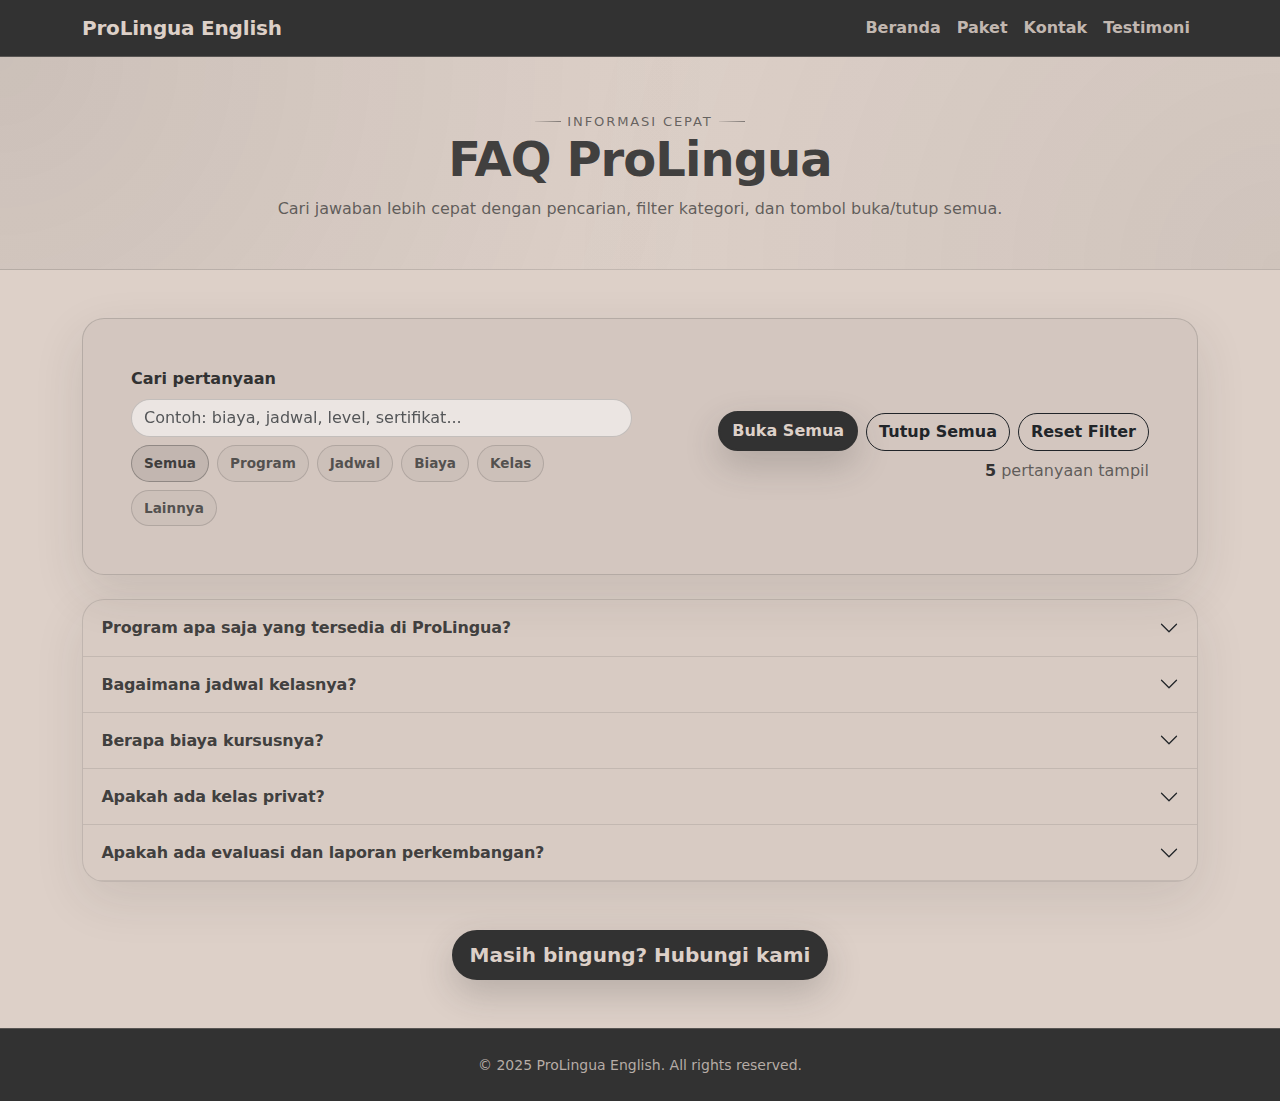
<file: faq.html>
<!doctype html>
<html lang="id">
  <head>
    <meta charset="utf-8">
    <meta name="viewport" content="width=device-width, initial-scale=1">

    <title>ProLingua - FAQ</title>
    <meta name="description" content="Pertanyaan yang sering diajukan tentang kursus Bahasa Inggris ProLingua.">

    <!-- Bootstrap CSS -->
    <link href="https://cdn.jsdelivr.net/npm/bootstrap@5.3.3/dist/css/bootstrap.min.css" rel="stylesheet">
    <link rel="stylesheet" href="faq.css">
    <link rel="icon" href="logo.png" type="image/x-icon">
  </head>

  <body class="pl-page">

    <!-- NAVBAR -->
    <nav class="navbar navbar-expand-lg navbar-dark pl-navbar">
      <div class="container">
        <a class="navbar-brand" href="index.html">ProLingua English</a>

        <button class="navbar-toggler" type="button" data-bs-toggle="collapse"
                data-bs-target="#navbarNav" aria-controls="navbarNav"
                aria-expanded="false" aria-label="Toggle navigation">
          <span class="navbar-toggler-icon"></span>
        </button>

        <div class="collapse navbar-collapse" id="navbarNav">
          <ul class="navbar-nav ms-auto">
            <li class="nav-item"><a class="nav-link" href="index.html#hero">Beranda</a></li>
            <li class="nav-item"><a class="nav-link" href="pricing.html">Paket</a></li>
            <li class="nav-item"><a class="nav-link" href="kontak.html">Kontak</a></li>
            <li class="nav-item"><a class="nav-link" href="testimoni.html">Testimoni</a></li>
          </ul>
        </div>
      </div>
    </nav>

    <!-- HERO -->
    <header class="py-5 faq-hero">
      <div class="container section-heading text-center">
        <small>Informasi Cepat</small>
        <h1 class="display-5 fw-bold mb-2">FAQ ProLingua</h1>
        <p class="mb-0">
          Cari jawaban lebih cepat dengan pencarian, filter kategori, dan tombol buka/tutup semua.
        </p>
      </div>
    </header>

    <main class="py-5">
      <div class="container">

        <!-- Controls -->
        <section class="controls p-4 p-md-5 mb-4">
          <div class="row g-3 align-items-center">
            <div class="col-lg-6">
              <label class="form-label fw-bold mb-2" for="q">Cari pertanyaan</label>
              <input id="q" class="form-control" placeholder="Contoh: biaya, jadwal, level, sertifikat...">
              <div class="mt-2 d-flex flex-wrap gap-2" id="chips">
                <span class="chip active" data-cat="all">Semua</span>
                <span class="chip" data-cat="program">Program</span>
                <span class="chip" data-cat="jadwal">Jadwal</span>
                <span class="chip" data-cat="biaya">Biaya</span>
                <span class="chip" data-cat="kelas">Kelas</span>
                <span class="chip" data-cat="lainnya">Lainnya</span>
              </div>
            </div>

            <div class="col-lg-6">
              <div class="d-flex flex-column flex-sm-row gap-2 justify-content-lg-end align-items-stretch align-items-sm-end h-100">
                <button class="btn btn-pl" type="button" id="btnExpand">Buka Semua</button>
                <button class="btn btn-outline-dark" type="button" id="btnCollapse">Tutup Semua</button>
                <button class="btn btn-outline-dark" type="button" id="btnClear">Reset Filter</button>
              </div>
              <div class="mt-2 text-end">
                <span class="fw-bold" id="count"></span>
                <span class="text-muted" style="color: rgba(50,50,50,.72) !important;">pertanyaan tampil</span>
              </div>
            </div>
          </div>
        </section>

        <!-- Accordion -->
        <section class="faq-wrap">
          <div class="accordion" id="faqAcc">

            <!-- Q1 -->
            <div class="accordion-item" data-cat="program">
              <h2 class="accordion-header" id="h1">
                <button class="accordion-button collapsed" type="button" data-bs-toggle="collapse"
                        data-bs-target="#c1" aria-expanded="false" aria-controls="c1">
                  Program apa saja yang tersedia di ProLingua?
                </button>
              </h2>
              <div id="c1" class="accordion-collapse collapse" aria-labelledby="h1" data-bs-parent="#faqAcc">
                <div class="accordion-body">
                  <div class="faq-meta mb-2">Kategori: Program</div>
                  Kami menyediakan program sesuai level (pemula sampai lanjutan) dengan fokus praktik
                  speaking, listening, pronunciation, serta penguatan grammar secara terarah.
                </div>
              </div>
            </div>

            <!-- Q2 -->
            <div class="accordion-item" data-cat="jadwal">
              <h2 class="accordion-header" id="h2">
                <button class="accordion-button collapsed" type="button" data-bs-toggle="collapse"
                        data-bs-target="#c2" aria-expanded="false" aria-controls="c2">
                  Bagaimana jadwal kelasnya?
                </button>
              </h2>
              <div id="c2" class="accordion-collapse collapse" aria-labelledby="h2" data-bs-parent="#faqAcc">
                <div class="accordion-body">
                  <div class="faq-meta mb-2">Kategori: Jadwal</div>
                  Jadwal bersifat fleksibel dan mengikuti ketersediaan kelas. Anda dapat menghubungi admin
                  untuk melihat slot terbaru dan menyesuaikan dengan aktivitas sekolah.
                </div>
              </div>
            </div>

            <!-- Q3 -->
            <div class="accordion-item" data-cat="biaya">
              <h2 class="accordion-header" id="h3">
                <button class="accordion-button collapsed" type="button" data-bs-toggle="collapse"
                        data-bs-target="#c3" aria-expanded="false" aria-controls="c3">
                  Berapa biaya kursusnya?
                </button>
              </h2>
              <div id="c3" class="accordion-collapse collapse" aria-labelledby="h3" data-bs-parent="#faqAcc">
                <div class="accordion-body">
                  <div class="faq-meta mb-2">Kategori: Biaya</div>
                  Biaya bergantung pada paket dan durasi program. Silakan lihat halaman Paket atau hubungi kami
                  untuk rekomendasi paket yang paling sesuai dengan target belajar Anda.
                </div>
              </div>
            </div>

            <!-- Q4 -->
            <div class="accordion-item" data-cat="kelas">
              <h2 class="accordion-header" id="h4">
                <button class="accordion-button collapsed" type="button" data-bs-toggle="collapse"
                        data-bs-target="#c4" aria-expanded="false" aria-controls="c4">
                  Apakah ada kelas privat?
                </button>
              </h2>
              <div id="c4" class="accordion-collapse collapse" aria-labelledby="h4" data-bs-parent="#faqAcc">
                <div class="accordion-body">
                  <div class="faq-meta mb-2">Kategori: Kelas</div>
                  Ada. Kelas privat cocok untuk target spesifik (misalnya speaking confidence, persiapan ujian,
                  atau kebutuhan tertentu). Jadwal dapat disepakati bersama.
                </div>
              </div>
            </div>

            <!-- Q5 -->
            <div class="accordion-item" data-cat="lainnya">
              <h2 class="accordion-header" id="h5">
                <button class="accordion-button collapsed" type="button" data-bs-toggle="collapse"
                        data-bs-target="#c5" aria-expanded="false" aria-controls="c5">
                  Apakah ada evaluasi dan laporan perkembangan?
                </button>
              </h2>
              <div id="c5" class="accordion-collapse collapse" aria-labelledby="h5" data-bs-parent="#faqAcc">
                <div class="accordion-body">
                  <div class="faq-meta mb-2">Kategori: Lainnya</div>
                  Ya. Evaluasi dilakukan berkala agar progres terukur. Anda juga bisa meminta ringkasan perkembangan
                  untuk memantau kemampuan yang meningkat dan area yang perlu diperkuat.
                </div>
              </div>
            </div>

          </div>

          <div class="empty-state d-none" id="empty">
            Tidak ada pertanyaan yang cocok dengan filter Anda.
          </div>
        </section>

        <!-- CTA -->
        <div class="text-center mt-5">
          <a href="kontak.html" class="btn btn-pl btn-lg">Masih bingung? Hubungi kami</a>
        </div>

      </div>
    </main>

    <!-- FOOTER -->
    <footer class="py-4 pl-footer">
      <div class="container text-center">
        <small>&copy; 2025 ProLingua English. All rights reserved.</small>
      </div>
    </footer>

    <!-- Bootstrap JS -->
    <script src="https://cdn.jsdelivr.net/npm/bootstrap@5.3.3/dist/js/bootstrap.bundle.min.js"></script>

    <script>
      (function(){
        const q = document.getElementById('q');
        const chips = document.getElementById('chips');
        const items = Array.from(document.querySelectorAll('.accordion-item'));
        const count = document.getElementById('count');
        const empty = document.getElementById('empty');
        const acc = document.getElementById('faqAcc');

        // Store original title/body (for highlight reset)
        items.forEach(it=>{
          const btn = it.querySelector('.accordion-button');
          const body = it.querySelector('.accordion-body');
          it.dataset.titleRaw = btn.textContent.trim();
          it.dataset.bodyRaw = body.textContent.trim();
        });

        let activeCat = 'all';

        function escapeRegExp(s){ return s.replace(/[.*+?^${}()|[\]\\]/g, '\\$&'); }

        function highlight(el, term){
          // reset first
          const it = el.closest('.accordion-item');
          const btn = it.querySelector('.accordion-button');
          const body = it.querySelector('.accordion-body');
          btn.textContent = it.dataset.titleRaw;
          body.textContent = it.dataset.bodyRaw;

          if(!term) return;

          const re = new RegExp('(' + escapeRegExp(term) + ')', 'ig');

          // Rebuild with mark for title
          const title = it.dataset.titleRaw.replace(re, '<mark>$1</mark>');
          btn.innerHTML = title;

          // Rebuild with mark for body
          const rawBody = it.dataset.bodyRaw;
          body.innerHTML = rawBody.replace(re, '<mark>$1</mark>');
        }

        function matchItem(it, term){
          const catOk = (activeCat === 'all') || (it.dataset.cat === activeCat);
          if(!catOk) return false;
          if(!term) return true;
          const t = (it.dataset.titleRaw || '').toLowerCase();
          const b = (it.dataset.bodyRaw || '').toLowerCase();
          return t.includes(term) || b.includes(term);
        }

        function apply(){
          const term = (q.value || '').trim().toLowerCase();
          let visible = 0;

          items.forEach(it=>{
            const ok = matchItem(it, term);
            it.classList.toggle('d-none', !ok);
            if(ok){
              visible++;
              highlight(it, term);
            }else{
              highlight(it, '');
            }
          });

          count.textContent = String(visible);
          empty.classList.toggle('d-none', visible !== 0);

          // If many filtered out, collapse all to avoid confusing open states
          if(term || activeCat !== 'all') collapseAll();
        }

        function expandAll(){
          items.filter(it=>!it.classList.contains('d-none')).forEach(it=>{
            const collapse = it.querySelector('.accordion-collapse');
            bootstrap.Collapse.getOrCreateInstance(collapse, { toggle:false }).show();
          });
        }

        function collapseAll(){
          items.forEach(it=>{
            const collapse = it.querySelector('.accordion-collapse');
            bootstrap.Collapse.getOrCreateInstance(collapse, { toggle:false }).hide();
          });
        }

        // Chips
        chips.querySelectorAll('.chip').forEach(ch=>{
          ch.addEventListener('click', ()=>{
            chips.querySelectorAll('.chip').forEach(x=>x.classList.remove('active'));
            ch.classList.add('active');
            activeCat = ch.dataset.cat || 'all';
            apply();
          });
        });

        // Search
        q.addEventListener('input', apply);

        // Buttons
        document.getElementById('btnExpand').addEventListener('click', expandAll);
        document.getElementById('btnCollapse').addEventListener('click', collapseAll);
        document.getElementById('btnClear').addEventListener('click', ()=>{
          q.value = '';
          activeCat = 'all';
          chips.querySelectorAll('.chip').forEach(x=>x.classList.remove('active'));
          chips.querySelector('[data-cat="all"]')?.classList.add('active');
          apply();
        });

        // init
        apply();
      })();
    </script>
  </body>
</html>
</file>
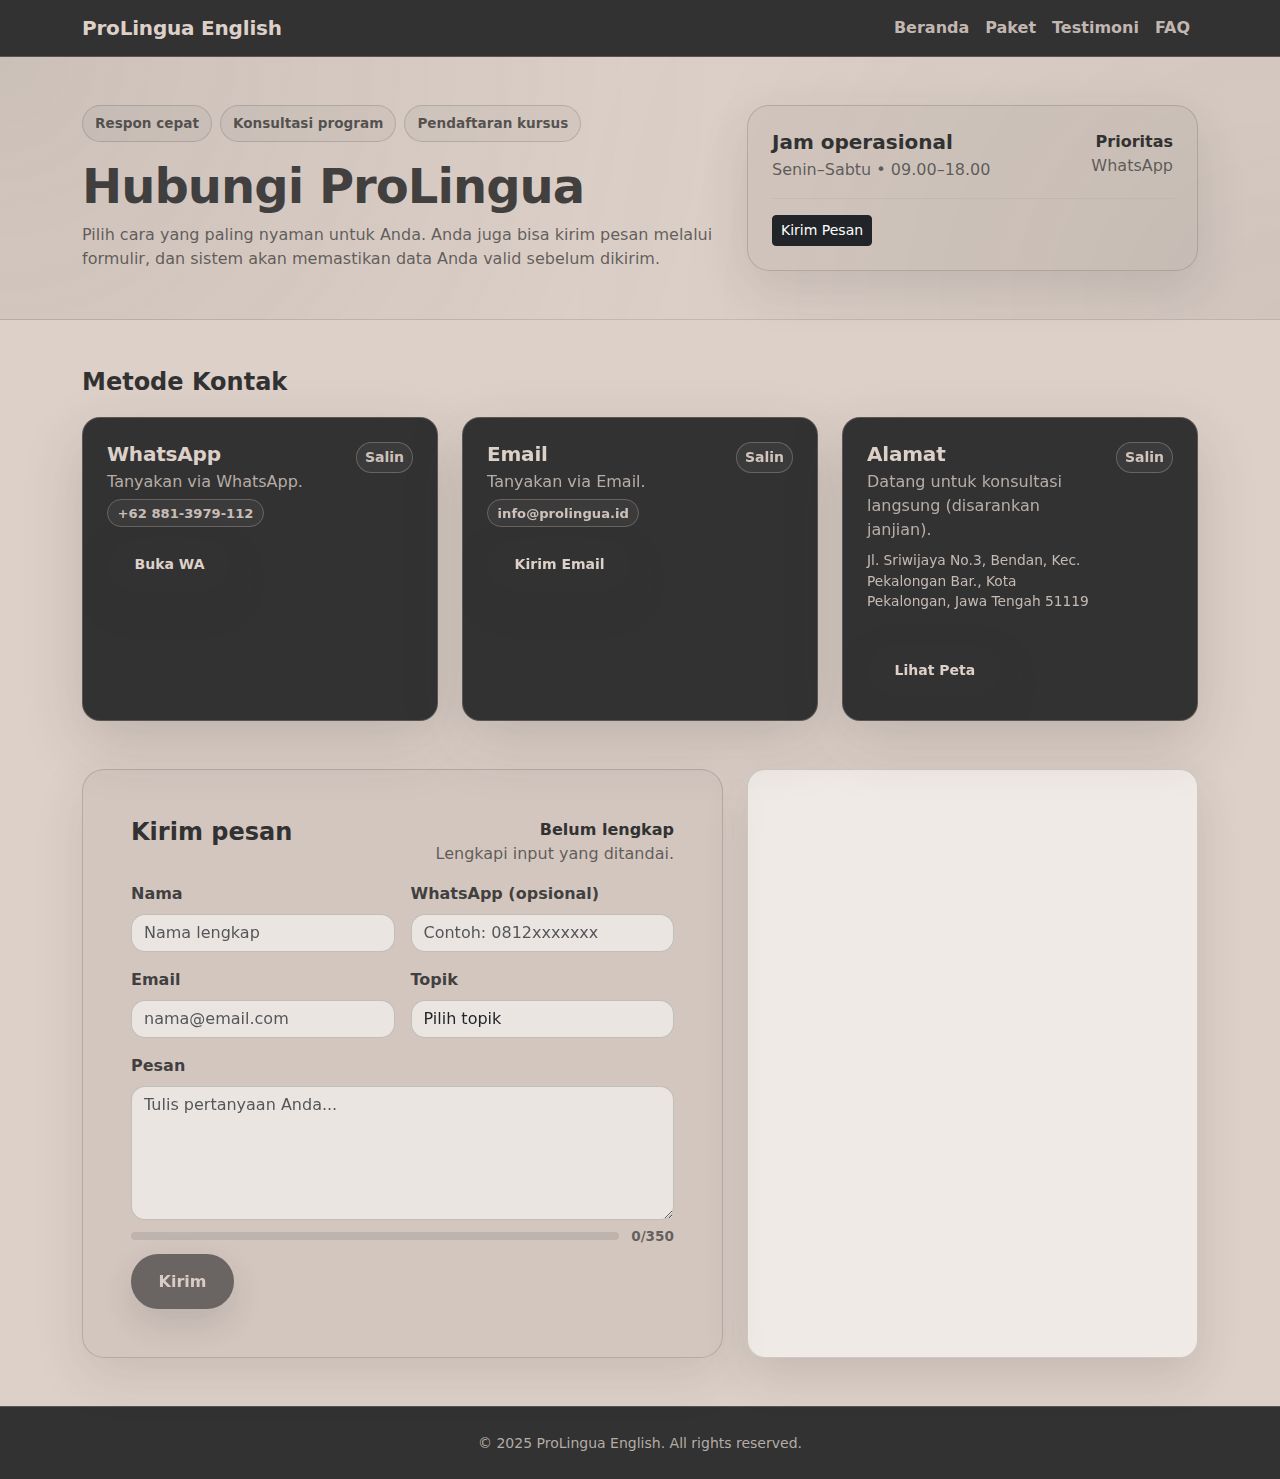
<file: kontak.html>
<!doctype html>
<html lang="id">
  <head>
    <meta charset="utf-8">
    <meta name="viewport" content="width=device-width, initial-scale=1">

    <title>ProLingua - Kontak</title>
    <meta name="description" content="Hubungi ProLingua English untuk informasi program dan pendaftaran kursus.">

    <!-- Bootstrap CSS -->
    <link href="https://cdn.jsdelivr.net/npm/bootstrap@5.3.3/dist/css/bootstrap.min.css" rel="stylesheet">
    <link rel="stylesheet" href="kontak.css">
    <link rel="icon" href="logo.png" type="image/x-icon">
  </head>

  <body class="pl-page">

    <!-- NAVBAR -->
    <nav class="navbar navbar-expand-lg navbar-dark pl-navbar">
      <div class="container">
        <a class="navbar-brand" href="index.html">ProLingua English</a>

        <button class="navbar-toggler" type="button" data-bs-toggle="collapse"
                data-bs-target="#navbarNav" aria-controls="navbarNav"
                aria-expanded="false" aria-label="Toggle navigation">
          <span class="navbar-toggler-icon"></span>
        </button>

        <div class="collapse navbar-collapse" id="navbarNav">
          <ul class="navbar-nav ms-auto">
            <li class="nav-item"><a class="nav-link" href="index.html#hero">Beranda</a></li>
            <li class="nav-item"><a class="nav-link" href="pricing.html">Paket</a></li>
            <li class="nav-item"><a class="nav-link" href="testimoni.html">Testimoni</a></li>
            <li class="nav-item"><a class="nav-link" href="faq.html">FAQ</a></li>
          </ul>
        </div>
      </div>
    </nav>

    <!-- HERO -->
    <header class="py-5 kontak-hero">
      <div class="container">
        <div class="row align-items-center g-4">
          <div class="col-lg-7">
            <div class="d-flex flex-wrap gap-2 mb-3">
              <span class="kontak-chip">Respon cepat</span>
              <span class="kontak-chip">Konsultasi program</span>
              <span class="kontak-chip">Pendaftaran kursus</span>
            </div>
            <h1 class="display-5 fw-bold mb-2">Hubungi ProLingua</h1>
            <p class="mb-0">
              Pilih cara yang paling nyaman untuk Anda. Anda juga bisa kirim pesan melalui formulir,
              dan sistem akan memastikan data Anda valid sebelum dikirim.
            </p>
          </div>

          <div class="col-lg-5">
            <div class="pl-form p-4">
              <div class="d-flex align-items-start justify-content-between gap-3">
                <div>
                  <h2 class="h5 fw-bold mb-1">Jam operasional</h2>
                  <div class="text-muted" style="color: rgba(50,50,50,.72) !important;">
                    Senin–Sabtu • 09.00–18.00
                  </div>
                </div>
                <div class="text-end">
                  <div class="fw-bold">Prioritas</div>
                  <div class="text-muted" style="color: rgba(50,50,50,.72) !important;">WhatsApp</div>
                </div>
              </div>
              <hr class="my-3" style="border-color: rgba(50,50,50,.18);">
              <div class="d-flex flex-wrap gap-2">
                <a class="btn btn-sm btn-dark" href="https://wa.link/a0vl6a">Kirim Pesan</a>
              </div>
            </div>
          </div>
        </div>
      </div>
    </header>

    <!-- MAIN -->
    <main class="py-5">
      <div class="container">

        <!-- METODE KONTAK -->
        <section class="mb-5" id="metodeKontak">
          <div class="d-flex align-items-end justify-content-between flex-wrap gap-3 mb-3">
            <div>
              <h2 class="h4 fw-bold mb-1">Metode Kontak</h2>
              <div class="text-muted" style="color: rgba(50,50,50,.72) !important;">
              </div>
            </div>
          </div>

          <div class="row g-4">
            <div class="col-md-6 col-lg-4">
              <div class="pl-card h-100 p-4">
                <div class="d-flex justify-content-between align-items-start gap-3">
                  <div>
                    <h3 class="card-title h5 mb-1">WhatsApp</h3>
                    <div class="muted mb-2">Tanyakan via WhatsApp.</div>
                    <div class="pl-mini">
                      <span class="copy-pill" data-copy="+62 812-3456-7890">+62 881-3979-112</span>
                    </div>
                  </div>
                  <div class="text-end">
                    <button class="btn btn-sm btn-ghost" type="button"
                            data-copy-btn="+62 812-3456-7890">Salin</button>
                  </div>
                </div>
                <div class="d-flex gap-2 mt-3">
                  <a class="btn btn-sm btn-pl" target="_blank"
                     href="https://wa.link/a0vl6a">
                    Buka WA
                  </a>
                </div>
              </div>
            </div>

            <div class="col-md-6 col-lg-4">
              <div class="pl-card h-100 p-4">
                <div class="d-flex justify-content-between align-items-start gap-3">
                  <div>
                    <h3 class="card-title h5 mb-1">Email</h3>
                    <div class="muted mb-2">Tanyakan via Email.</div>
                    <div class="pl-mini">
                      <span class="copy-pill" data-copy="reffybilong@gmail.com">info@prolingua.id</span>
                    </div>
                  </div>
                  <div class="text-end">
                    <button class="btn btn-sm btn-ghost" type="button"
                            data-copy-btn="info@prolingua.id">Salin</button>
                  </div>
                </div>
                <div class="d-flex gap-2 mt-3">
                  <a class="btn btn-sm btn-pl" href="mailto:reffybilong@gmail.com">
                      Kirim Email
                  </a>
                </div>
              </div>
            </div>

            <div class="col-md-6 col-lg-4">
              <div class="pl-card h-100 p-4">
                <div class="d-flex justify-content-between align-items-start gap-3">
                  <div>
                    <h3 class="card-title h5 mb-1">Alamat</h3>
                    <div class="muted mb-2">Datang untuk konsultasi langsung (disarankan janjian).</div>
                    <div class="pl-mini">
                      <p>Jl. Sriwijaya No.3, Bendan, Kec. Pekalongan Bar., Kota Pekalongan, Jawa Tengah 51119</p>
                    </div>
                  </div>
                  <div class="text-end">
                    <button class="btn btn-sm btn-ghost" type="button"
                            data-copy-btn="Jl. Contoh No. 123, Kota Anda">Salin</button>
                  </div>
                </div>
                <div class="d-flex gap-2 mt-3">
                  <button class="btn btn-sm btn-pl" type="button" id="btnScrollMap">Lihat Peta</button>
                </div>
              </div>
            </div>
          </div>
        </section>

        <!-- FORM + MAP -->
        <section class="row g-4 align-items-stretch" id="formKontak">
          <div class="col-lg-7">
            <div class="pl-form p-4 p-md-5 h-100">
              <div class="d-flex align-items-start justify-content-between gap-3 mb-3">
                <div>
                  <h2 class="h4 fw-bold mb-1">Kirim pesan</h2>
                  <div class="text-muted" style="color: rgba(50,50,50,.72) !important;">
                  </div>
                </div>
                <div class="text-end">
                  <div class="fw-bold" id="formStatus">Siap</div>
                  <div class="text-muted" style="color: rgba(50,50,50,.72) !important;" id="formHint">Isi semua kolom wajib.</div>
                </div>
              </div>

              <form class="needs-validation" novalidate id="contactForm">
                <div class="row g-3">
                  <div class="col-md-6">
                    <label class="form-label" for="nama">Nama</label>
                    <input class="form-control" id="nama" name="nama" required minlength="3" placeholder="Nama lengkap">
                    <div class="invalid-feedback">Masukkan nama (min. 3 karakter).</div>
                  </div>
                  <div class="col-md-6">
                    <label class="form-label" for="wa">WhatsApp (opsional)</label>
                    <input class="form-control" id="wa" name="wa" inputmode="numeric" placeholder="Contoh: 0812xxxxxxx">
                    <div class="invalid-feedback">Format nomor kurang tepat.</div>
                  </div>
                  <div class="col-md-6">
                    <label class="form-label" for="email">Email</label>
                    <input type="email" class="form-control" id="email" name="email" required placeholder="nama@email.com">
                    <div class="invalid-feedback">Masukkan email yang valid.</div>
                  </div>
                  <div class="col-md-6">
                    <label class="form-label" for="topik">Topik</label>
                    <select class="form-select" id="topik" required>
                      <option value="" selected disabled>Pilih topik</option>
                      <option>Info program & level</option>
                      <option>Jadwal & biaya</option>
                      <option>Kelas privat</option>
                      <option>Kerja sama</option>
                      <option>Lainnya</option>
                    </select>
                    <div class="invalid-feedback">Pilih topik terlebih dahulu.</div>
                  </div>
                  <div class="col-12">
                    <label class="form-label" for="pesan">Pesan</label>
                    <textarea class="form-control" id="pesan" name="pesan" rows="5" maxlength="350"
                              required minlength="10" placeholder="Tulis pertanyaan Anda..."></textarea>

                    <div class="char-meter">
                      <div class="char-bar" aria-hidden="true"><span id="charBar"></span></div>
                      <div><span id="charCount">0</span>/350</div>
                    </div>
                    <div class="invalid-feedback">Pesan minimal 10 karakter.</div>
                  </div>
                  <div class="col-12 d-flex flex-wrap gap-2 mt-2">
                    <button class="btn btn-pl" type="submit" id="btnSubmit" disabled>Kirim</button>
                  </div>
                </div>
              </form>
            </div>
          </div>

          <div class="col-lg-5" id="mapSection">
            <div class="map-frame h-100">
              <!-- Anda bisa ganti src dengan embed Google Maps lokasi Anda -->
              <iframe
                title="Peta ProLingua"
                src="https://www.openstreetmap.org/export/embed.html?bbox=109.65879231691363%2C-6.895406144895263%2C109.65975791215898%2C-6.894277112737834&amp;layer=mapnik"
                style="border:0; width:100%; height:100%; min-height:360px;"
                loading="lazy"></iframe>
            </div>
          </div>
        </section>

      </div>
    </main>

    <!-- FOOTER -->
    <footer class="py-4 pl-footer">
      <div class="container text-center">
        <small>&copy; 2025 ProLingua English. All rights reserved.</small>
      </div>
    </footer>

    <!-- TOAST -->
    <div class="toast-container position-fixed bottom-0 end-0 p-3">
      <div id="plToast" class="toast" role="alert" aria-live="assertive" aria-atomic="true">
        <div class="toast-header">
          <strong class="me-auto">ProLingua</strong>
          <small>Baru saja</small>
          <button type="button" class="btn-close" data-bs-dismiss="toast" aria-label="Close"></button>
        </div>
        <div class="toast-body" id="toastBody">Pesan siap dikirim.</div>
      </div>
    </div>

    <!-- Bootstrap JS -->
    <script src="https://cdn.jsdelivr.net/npm/bootstrap@5.3.3/dist/js/bootstrap.bundle.min.js"></script>

    <script>
      (function(){
        const toastEl = document.getElementById('plToast');
        const toastBody = document.getElementById('toastBody');
        const toast = new bootstrap.Toast(toastEl, { delay: 2400 });

        const form = document.getElementById('contactForm');
        const btnSubmit = document.getElementById('btnSubmit');
        const formStatus = document.getElementById('formStatus');
        const formHint = document.getElementById('formHint');

        const wa = document.getElementById('wa');
        const nama = document.getElementById('nama');
        const email = document.getElementById('email');
        const topik = document.getElementById('topik');
        const pesan = document.getElementById('pesan');

        const charCount = document.getElementById('charCount');
        const charBar = document.getElementById('charBar');

        // Smooth scroll shortcuts
        document.getElementById('btnScrollMetode')?.addEventListener('click', () => {
          document.getElementById('metodeKontak')?.scrollIntoView({ behavior:'smooth', block:'start' });
        });
        document.getElementById('btnScrollMap')?.addEventListener('click', () => {
          document.getElementById('mapSection')?.scrollIntoView({ behavior:'smooth', block:'start' });
        });

        // Copy helpers
        function showToast(msg){
          toastBody.textContent = msg;
          toast.show();
        }
        async function copyText(text){
          try{
            await navigator.clipboard.writeText(text);
            showToast('Disalin: ' + text);
          }catch(e){
            showToast('Gagal menyalin. Silakan salin manual.');
          }
        }
        document.querySelectorAll('[data-copy-btn]').forEach(btn=>{
          btn.addEventListener('click', ()=> copyText(btn.getAttribute('data-copy-btn')));
        });
        document.getElementById('btnCopyAll')?.addEventListener('click', ()=>{
          const values = Array.from(document.querySelectorAll('[data-copy]')).map(x=>x.getAttribute('data-copy'));
          copyText(values.join(' | '));
        });
        document.getElementById('btnResetToast')?.addEventListener('click', ()=>{
          showToast('Notifikasi aktif.');
        });

        // Quick fill
        const fillers = {
          whatsapp: () => { wa.value = '0812xxxxxxx'; wa.dispatchEvent(new Event('input', {bubbles:true})); },
          email: () => { email.focus(); },
          alamat: () => { pesan.value = (pesan.value || '') + (pesan.value ? "\n\n" : "") + "Saya ingin konsultasi langsung di lokasi."; pesan.dispatchEvent(new Event('input', {bubbles:true})); }
        };
        document.querySelectorAll('[data-fill]').forEach(b=>{
          b.addEventListener('click', ()=>{
            const k = b.getAttribute('data-fill');
            fillers[k]?.();
            document.getElementById('formKontak')?.scrollIntoView({ behavior:'smooth', block:'start' });
          });
        });

        // WhatsApp formatting: keep digits, allow leading +
        wa.addEventListener('input', ()=>{
          const raw = wa.value.trim();
          const cleaned = raw.replace(/[^\d+]/g,'');
          wa.value = cleaned;
          // simple validity: if not empty, at least 9 digits
          const digits = cleaned.replace(/[^\d]/g,'');
          if(cleaned && digits.length < 9){
            wa.setCustomValidity('invalid');
          }else{
            wa.setCustomValidity('');
          }
          updateState();
        });

        function updateChar(){
          const v = pesan.value.length;
          charCount.textContent = String(v);
          charBar.style.width = Math.min(100, (v/350)*100) + '%';
        }
        pesan.addEventListener('input', ()=>{
          updateChar();
          updateState();
        });

        [nama,email,topik].forEach(el=>{
          el.addEventListener('input', updateState);
          el.addEventListener('change', updateState);
        });

        function updateState(){
          updateChar();
          const ok = form.checkValidity();
          btnSubmit.disabled = !ok;
          formStatus.textContent = ok ? 'Siap dikirim' : 'Belum lengkap';
          formHint.textContent = ok ? 'Anda bisa kirim sekarang.' : 'Lengkapi input yang ditandai.';
        }

        // Draft WhatsApp
        document.getElementById('btnDraftWA')?.addEventListener('click', ()=>{
          const msg = [
            'Halo ProLingua,',
            '',
            'Nama: ' + (nama.value || '-'),
            'Email: ' + (email.value || '-'),
            'WA: ' + (wa.value || '-'),
            'Topik: ' + (topik.value || '-'),
            '',
            'Pesan:',
            (pesan.value || '-')
          ].join('\n');
          const url = 'https://wa.me/6281234567890?text=' + encodeURIComponent(msg);
          window.open(url, '_blank');
        });

        // Submit (demo)
        form.addEventListener('submit', (e)=>{
          e.preventDefault();
          e.stopPropagation();
          form.classList.add('was-validated');
          if(!form.checkValidity()){
            showToast('Masih ada data yang belum valid.');
            return;
          }
          showToast('Terkirim (demo). Silakan integrasikan ke backend/WA.');
          form.reset();
          form.classList.remove('was-validated');
          updateState();
        });

        document.getElementById('btnReset')?.addEventListener('click', ()=>{
          setTimeout(()=>{ form.classList.remove('was-validated'); updateState(); }, 0);
        });

        // init
        updateState();
      })();
    </script>
  </body>
</html>
</file>
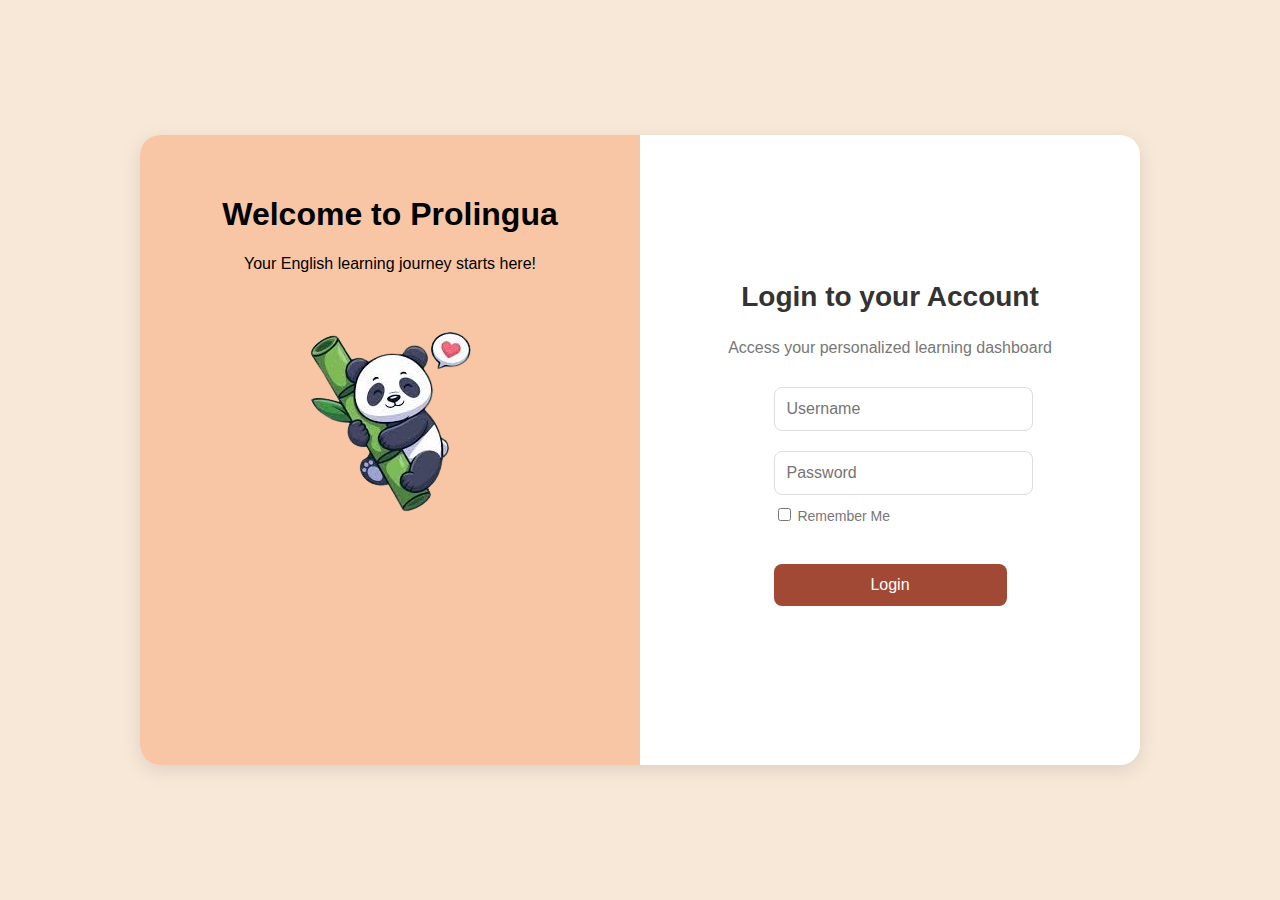
<file: login.html>
<!DOCTYPE html>
<html lang="en">
<head>
    <meta charset="UTF-8">
    <meta name="viewport" content="width=device-width, initial-scale=1.0">
    <title>Login - Prolingua English Course</title>
    <link rel="stylesheet" href="login.css">
</head>
<body>
    <div class="login-container">
        <div class="login-left">
            <div class="login-text">
                <h1>Welcome to Prolingua</h1>
                <p>Your English learning journey starts here!</p>
            </div>
            <img src="panda.png" alt="Skeleton with laptop">
        </div>

        <div class="login-right">
            <h2>Login to your Account</h2>
            <p>Access your personalized learning dashboard</p>
            <form id="loginForm">
                <div class="textbox">
                    <input type="text" placeholder="Username" name="Username" required>
                </div>
                <div class="textbox">
                    <input type="password" placeholder="Password" name="password" required>
                </div>
                <div class="remember-me">
                    <input type="checkbox" id="rememberMe"> <label for="rememberMe">Remember Me</label>
                </div>
                <button type="submit" class="login-btn">Login</button>
            </form>
            <p id="error" style="color:red;"></p>
        </div>
    </div>

    <script src="login.js"></script>
</body>
</html>
</file>
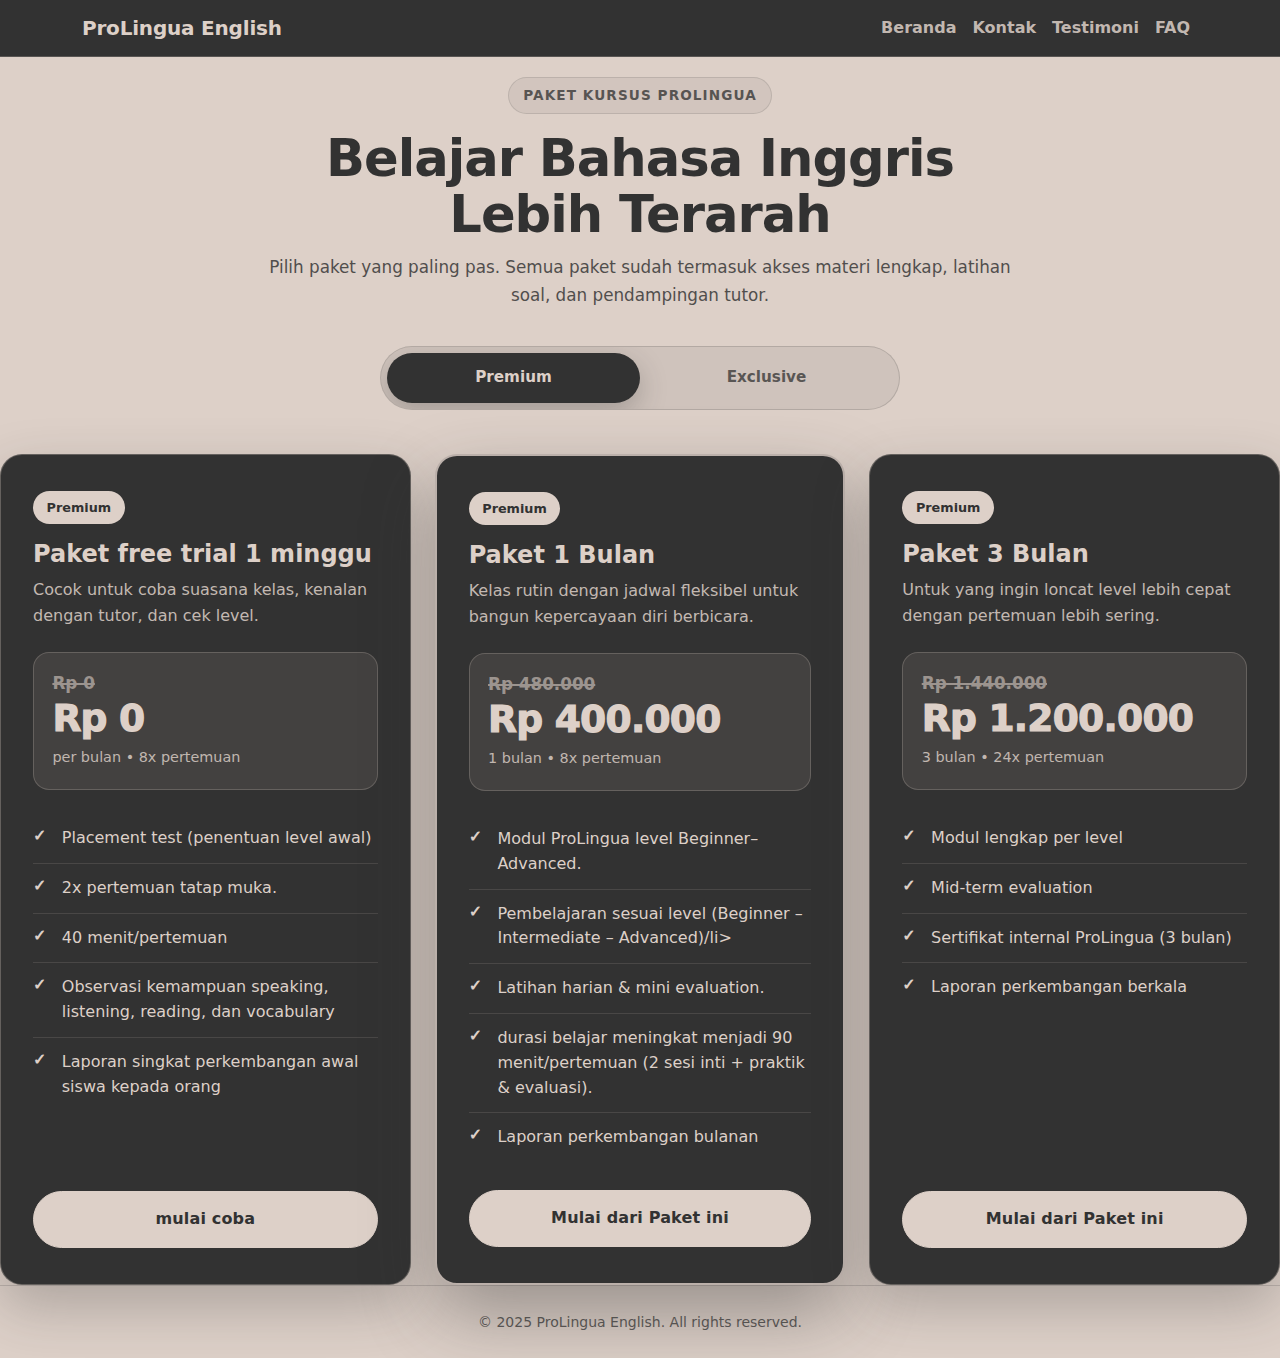
<file: pricing.html>
<!doctype html>
<html lang="id">
  <head>
    <meta charset="utf-8">
    <meta name="viewport" content="width=device-width, initial-scale=1">

    <title>ProLingua - Paket Kursus</title>
    <meta name="description" content="Informasi paket kursus offline ProLingua English Course dengan metode A.C.T.I.V.E.">

    <!-- Bootstrap CSS -->
    <link href="https://cdn.jsdelivr.net/npm/bootstrap@5.3.3/dist/css/bootstrap.min.css" rel="stylesheet">

<!-- Custom CSS -->
    <link rel="stylesheet" href="pricing.css">
    <link rel="stylesheet" href="faq.css">
    <link rel="icon" href="logo.png" type="image/x-icon">
  </head>
  <body>

    <!-- NAVBAR -->
    <nav class="navbar navbar-expand-lg navbar-dark pl-navbar">
      <div class="container">
        <a class="navbar-brand" href="index.html">ProLingua English</a>

        <button class="navbar-toggler" type="button" data-bs-toggle="collapse"
                data-bs-target="#navbarNav" aria-controls="navbarNav"
                aria-expanded="false" aria-label="Toggle navigation">
          <span class="navbar-toggler-icon"></span>
        </button>

        <div class="collapse navbar-collapse" id="navbarNav">
          <ul class="navbar-nav ms-auto">
            <li class="nav-item"><a class="nav-link" href="index.html#hero">Beranda</a></li>
            <li class="nav-item"><a class="nav-link" href="kontak.html">Kontak</a></li>
            <li class="nav-item"><a class="nav-link" href="testimoni.html">Testimoni</a></li>
            <li class="nav-item"><a class="nav-link" href="faq.html">FAQ</a></li>
          </ul>
        </div>
      </div>
    </nav>

        <!-- HEADER -->
        <header class="pricing-header">
          <span class="pricing-eyebrow">Paket Kursus ProLingua</span>
          <h1>Belajar Bahasa Inggris Lebih Terarah</h1>
          <p>
            Pilih paket yang paling pas. Semua paket sudah termasuk akses materi lengkap,
            latihan soal, dan pendampingan tutor.
          </p>
        </header>

        <!-- SWITCH PLAN (Bulanan / Tahunan) -->
        <div class="pricing-toggle">
          <input type="radio" name="billing" id="billing-monthly" checked>
          <label for="billing-monthly">Premium</label>

          <input type="radio" name="billing" id="billing-yearly">
          <label for="billing-yearly">Exclusive</label>

          <span class="toggle-glider"></span>
        </div>

        <!-- GRID CARD -->
        <div class="pricing-grid">

  <!-- PREMIUM 1 -->
  <article class="pricing-card" data-plan="premium">
    <div class="pricing-badge">Premium</div>

    <!-- ISI NAMA PAKET DI SINI -->
    <h2 class="pricing-name">Paket free trial 1 minggu</h2>

    <!-- ISI DESKRIPSI SINGKAT DI SINI -->
    <p class="pricing-desc">Cocok untuk coba suasana kelas, kenalan dengan tutor, dan cek level.</p>

    <div class="pricing-price-wrap">
      <!-- HARGA ASLI (DICORET): EDIT DI SINI -->
      <div class="price-normal">Rp 0</div>

      <!-- HARGA DISKON/FINAL: EDIT DI SINI -->
      <div class="price-value">Rp 0</div>

      <!-- CAPTION: EDIT DI SINI -->
      <div class="price-caption">per bulan • 8x pertemuan</div>
    </div>

    <!-- ISI FITUR DI SINI -->
    <ul class="pricing-features">
      <li>Placement test (penentuan level awal)</li>
      <li>2x pertemuan tatap muka.</li>
      <li>40 menit/pertemuan</li>
      <li>Observasi kemampuan speaking, listening, reading, dan vocabulary</li>
      <li>Laporan singkat perkembangan awal siswa kepada orang </li>
    </ul>

    <!-- CTA: EDIT DI SINI -->
<a class="btn-main btn-main--primary" href="https://forms.gle/VYoURd2xbQGzCW7X8">
 mulai coba
</a>
  </article>

  <!-- PREMIUM 2 -->
  <article class="pricing-card pricing-card--popular" data-plan="premium">
    <div class="pricing-badge">Premium</div>

    <h2 class="pricing-name">Paket 1 Bulan</h2>
    <p class="pricing-desc">Kelas rutin dengan jadwal fleksibel untuk bangun kepercayaan diri berbicara.</p>

    <div class="pricing-price-wrap">
      <div class="price-normal">Rp 480.000</div>
      <div class="price-value">Rp 400.000</div>
      <div class="price-caption">1 bulan • 8x pertemuan</div>
    </div>

    <ul class="pricing-features">
      <li>Modul ProLingua level Beginner–Advanced.</li>
      <li>Pembelajaran sesuai level (Beginner – Intermediate – Advanced)/li>
      <li>Latihan harian & mini evaluation.</li>
      <li>durasi belajar meningkat menjadi 90 menit/pertemuan (2 sesi inti + praktik & evaluasi).</li>
      <li>Laporan perkembangan bulanan</li>
    </ul>

<a class="btn-main btn-main--primary" href="https://forms.gle/VYoURd2xbQGzCW7X8">
  Mulai dari Paket ini
</a>
  </article>

  <!-- PREMIUM 3 -->
  <article class="pricing-card" data-plan="premium">
    <div class="pricing-badge">Premium</div>

    <h2 class="pricing-name">Paket 3 Bulan</h2>
    <p class="pricing-desc"> Untuk yang ingin loncat level lebih cepat dengan pertemuan lebih sering.</p>

    <div class="pricing-price-wrap">
      <div class="price-normal">Rp 1.440.000</div>
      <div class="price-value">Rp 1.200.000</div>
      <div class="price-caption">3 bulan • 24x pertemuan</div>
    </div>

    <ul class="pricing-features">
      <li>Modul lengkap per level</li>
      <li>Mid-term evaluation</li>
      <li>Sertifikat internal ProLingua (3 bulan)</li>
      <li>Laporan perkembangan berkala</li>
    </ul>

<a class="btn-main btn-main--primary" href="https://forms.gle/VYoURd2xbQGzCW7X8">
  Mulai dari Paket ini
</a>
  </article>

  <!-- EXCLUSIVE 1 -->
  <article class="pricing-card" data-plan="exclusive" hidden>
    <div class="pricing-badge">Exclusive</div>

    <h2 class="pricing-name">Paket 6 Bulan</h2>
    <p class="pricing-desc">Cocok untuk Anda yang ingin progress terasa dalam waktu menengah, dengan target peningkatan kemampuan speaking, listening, dan kepercayaan diri.</p>

    <div class="pricing-price-wrap">
      <div class="price-normal">Rp 2.880.000</div>
      <div class="price-value">Rp 2.240.000</div>
      <div class="price-caption">6 bulan • 48x pertemuan</div>
    </div>

    <ul class="pricing-features">
      <li>Program pembelajaran berkelanjutan per level</li>
      <li>Evaluation test tiap 2 bulan</li>
      <li>Sertifikat penyelesaian level</li>
      <li>Konsultasi perkembangan dengan orang tua</li>
    </ul>

<a class="btn-main btn-main--primary" href="https://forms.gle/VYoURd2xbQGzCW7X8">
  Mulai dari Paket ini
</a>
  </article>

  <!-- EXCLUSIVE 2 -->
  <article class="pricing-card" data-plan="exclusive" hidden>
    <div class="pricing-badge">Exclusive</div>

    <h2 class="pricing-name">Paket  1 Tahun</h2>
    <p class="pricing-desc">Cocok untuk Anda yang ingin hasil maksimal dan stabil, dari dasar hingga mahir bertahap, dengan pembiasaan yang konsisten.</p>

    <div class="pricing-price-wrap">
      <div class="price-normal">Rp 5.750.000</div>
      <div class="price-value">Rp 4.800.000</div>
      <div class="price-caption">1 Tahun • 96x pertemuan</div>
    </div>

    <ul class="pricing-features">
      <li>Kurikulum lengkap 1 tahun</li>
      <li>Listening & pronunciation training Progress test per semester</li>
      <li>Academic English (school support)</li>
      <li>Sertifikat resmi ProLingua English Course</li>
      <li>Laporan perkembangan lengkap setiap semester</li>
    </ul>

<a class="btn-main btn-main--primary" href="https://forms.gle/VYoURd2xbQGzCW7X8">
  Mulai dari Paket ini
</a>
</div>
      </div>
    </section>

    <!-- FOOTER -->
    <footer class="py-4 border-top footer">
      <div class="container text-center">
        <small>
          &copy; 2025 ProLingua English. All rights reserved.
        </small>
      </div>
    </footer>

    <!-- Bootstrap JS -->
    <script src="https://cdn.jsdelivr.net/npm/bootstrap@5.3.3/dist/js/bootstrap.bundle.min.js"></script>
    <script>
      
(function () {
  const monthlyRadio = document.getElementById('billing-monthly');
  const yearlyRadio  = document.getElementById('billing-yearly');

  const premiumCards   = Array.from(document.querySelectorAll('.pricing-card[data-plan="premium"]'));
  const exclusiveCards = Array.from(document.querySelectorAll('.pricing-card[data-plan="exclusive"]'));

  function setMode(isExclusive) {
    document.body.classList.toggle('is-yearly', isExclusive);

    premiumCards.forEach((c) => { c.hidden = isExclusive; });
    exclusiveCards.forEach((c) => { c.hidden = !isExclusive; });
  }

  if (monthlyRadio) monthlyRadio.addEventListener('change', () => setMode(false));
  if (yearlyRadio)  yearlyRadio.addEventListener('change', () => setMode(true));

  setMode(!!(yearlyRadio && yearlyRadio.checked));
})();
</script>
  </body>
</html>
</file>
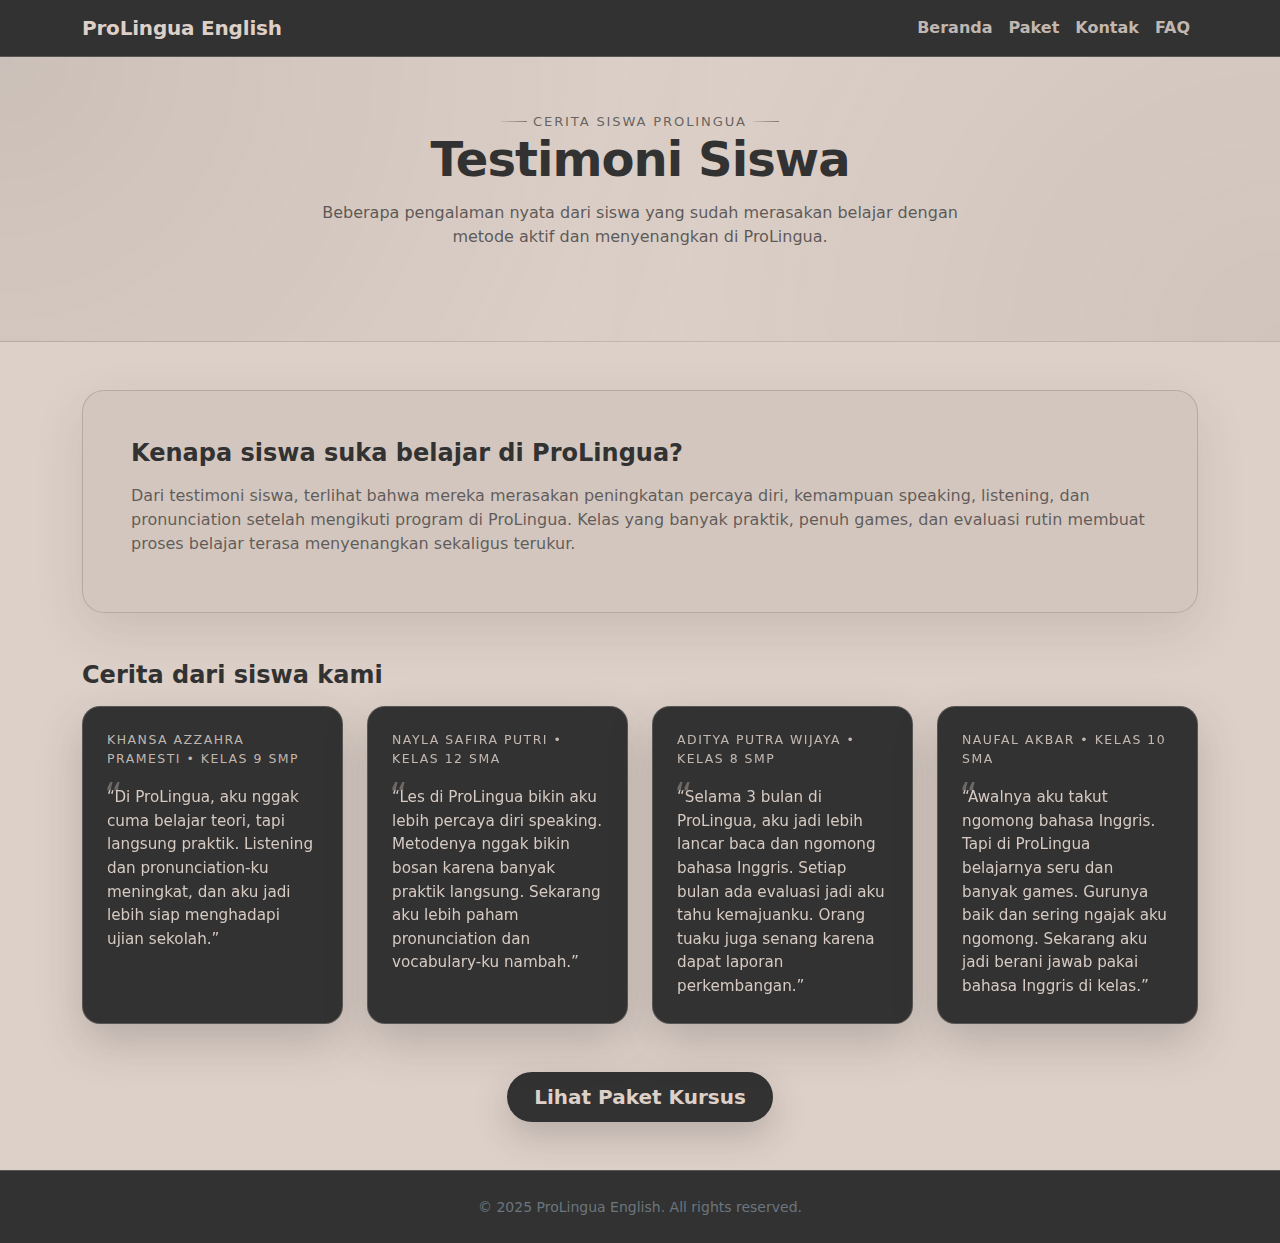
<file: testimoni.html>
<!doctype html>
<html lang="id">
  <head>
    <meta charset="utf-8">
    <meta name="viewport" content="width=device-width, initial-scale=1">

    <title>ProLingua - Testimoni</title>
    <meta name="description"
          content="Testimoni siswa tentang pengalaman belajar di ProLingua English Course.">

    <!-- Bootstrap CSS -->
    <link href="https://cdn.jsdelivr.net/npm/bootstrap@5.3.3/dist/css/bootstrap.min.css" rel="stylesheet">

    <!-- Khusus halaman testimoni -->
    <link rel="stylesheet" href="testimoni.css">
    <link rel="icon" href="logo.png" type="image/x-icon">
  </head>
  <body class="pl-page">

    <!-- NAVBAR -->
    <nav class="navbar navbar-expand-lg navbar-dark pl-navbar">
      <div class="container">
        <a class="navbar-brand fw-bold" href="index.html">ProLingua English</a>

        <button class="navbar-toggler" type="button" data-bs-toggle="collapse"
                data-bs-target="#navbarNav" aria-controls="navbarNav"
                aria-expanded="false" aria-label="Toggle navigation">
          <span class="navbar-toggler-icon"></span>
        </button>

        <div class="collapse navbar-collapse" id="navbarNav">
          <ul class="navbar-nav ms-auto">
            <li class="nav-item"><a class="nav-link" href="index.html#hero">Beranda</a></li>
            <li class="nav-item"><a class="nav-link" href="pricing.html">Paket</a></li>
            <li class="nav-item"><a class="nav-link" href="kontak.html">Kontak</a></li>
            <li class="nav-item"><a class="nav-link" href="faq.html">FAQ</a></li>
          </ul>
        </div>
      </div>
    </nav>

    <!-- HEADER / HERO KECIL -->
    <header class="py-5 testi-hero">
      <div class="container section-heading">
        <small>Cerita Siswa ProLingua</small>
        <h1 class="display-5 fw-bold mb-2">Testimoni Siswa</h1>
        <p>
          Beberapa pengalaman nyata dari siswa yang sudah merasakan belajar
          dengan metode aktif dan menyenangkan di ProLingua.
        </p>
      </div>
    </header>

    <!-- MAIN -->
    <main class="py-5">
      <div class="container">

        <!-- Ringkasan -->
        <section class="mb-5">
          <div class="pl-surface p-4 p-md-5">
            <h2 class="h4 fw-semibold mb-3">Kenapa siswa suka belajar di ProLingua?</h2>
            <p class="text-muted-soft mb-2">
              Dari testimoni siswa, terlihat bahwa mereka merasakan peningkatan percaya diri,
              kemampuan speaking, listening, dan pronunciation setelah mengikuti program di ProLingua.
              Kelas yang banyak praktik, penuh games, dan evaluasi rutin membuat proses belajar terasa
              menyenangkan sekaligus terukur.
            </p>
          </div>
        </section>

        <!-- GRID TESTIMONI -->
        <section>
          <h2 class="h4 fw-semibold mb-3">Cerita dari siswa kami</h2>

          <div class="row g-4">
            <!-- Khansa -->
            <div class="col-md-6 col-lg-3">
              <article class="testi-card h-100">
                <p class="testi-tag">Khansa Azzahra Pramesti • Kelas 9 SMP</p>
                <p class="testi-quote">
                  “Di ProLingua, aku nggak cuma belajar teori, tapi langsung praktik.
                  Listening dan pronunciation-ku meningkat, dan aku jadi lebih siap
                  menghadapi ujian sekolah.”
                </p>
              </article>
            </div>

            <!-- Nayla -->
            <div class="col-md-6 col-lg-3">
              <article class="testi-card h-100">
                <p class="testi-tag">Nayla Safira Putri • Kelas 12 SMA</p>
                <p class="testi-quote">
                  “Les di ProLingua bikin aku lebih percaya diri speaking.
                  Metodenya nggak bikin bosan karena banyak praktik langsung.
                  Sekarang aku lebih paham pronunciation dan vocabulary-ku nambah.”
                </p>
              </article>
            </div>

            <!-- Aditya -->
            <div class="col-md-6 col-lg-3">
              <article class="testi-card h-100">
                <p class="testi-tag">Aditya Putra Wijaya • Kelas 8 SMP</p>
                <p class="testi-quote">
                  “Selama 3 bulan di ProLingua, aku jadi lebih lancar baca dan
                  ngomong bahasa Inggris. Setiap bulan ada evaluasi jadi aku tahu
                  kemajuanku. Orang tuaku juga senang karena dapat laporan perkembangan.”
                </p>
              </article>
            </div>

            <!-- Naufal -->
            <div class="col-md-6 col-lg-3">
              <article class="testi-card h-100">
                <p class="testi-tag">Naufal Akbar • Kelas 10 SMA</p>
                <p class="testi-quote">
                  “Awalnya aku takut ngomong bahasa Inggris. Tapi di ProLingua
                  belajarnya seru dan banyak games. Gurunya baik dan sering
                  ngajak aku ngomong. Sekarang aku jadi berani jawab pakai
                  bahasa Inggris di kelas.”
                </p>
              </article>
            </div>
          </div>
        </section>

        <!-- CTA -->
        <div class="text-center mt-5">
          <a href="pricing.html" class="btn btn-primary btn-lg">
            Lihat Paket Kursus
          </a>
        </div>
      </div>
    </main>

    <!-- FOOTER -->
    <footer class="py-4 pl-footer">
      <div class="container text-center">
        <small class="text-secondary">
          &copy; 2025 ProLingua English. All rights reserved.
        </small>
      </div>
    </footer>

    <!-- Bootstrap JS -->
     <script src="script.js"></script>
    <script src="https://cdn.jsdelivr.net/npm/bootstrap@5.3.3/dist/js/bootstrap.bundle.min.js"></script>
  </body>
</html>
</file>
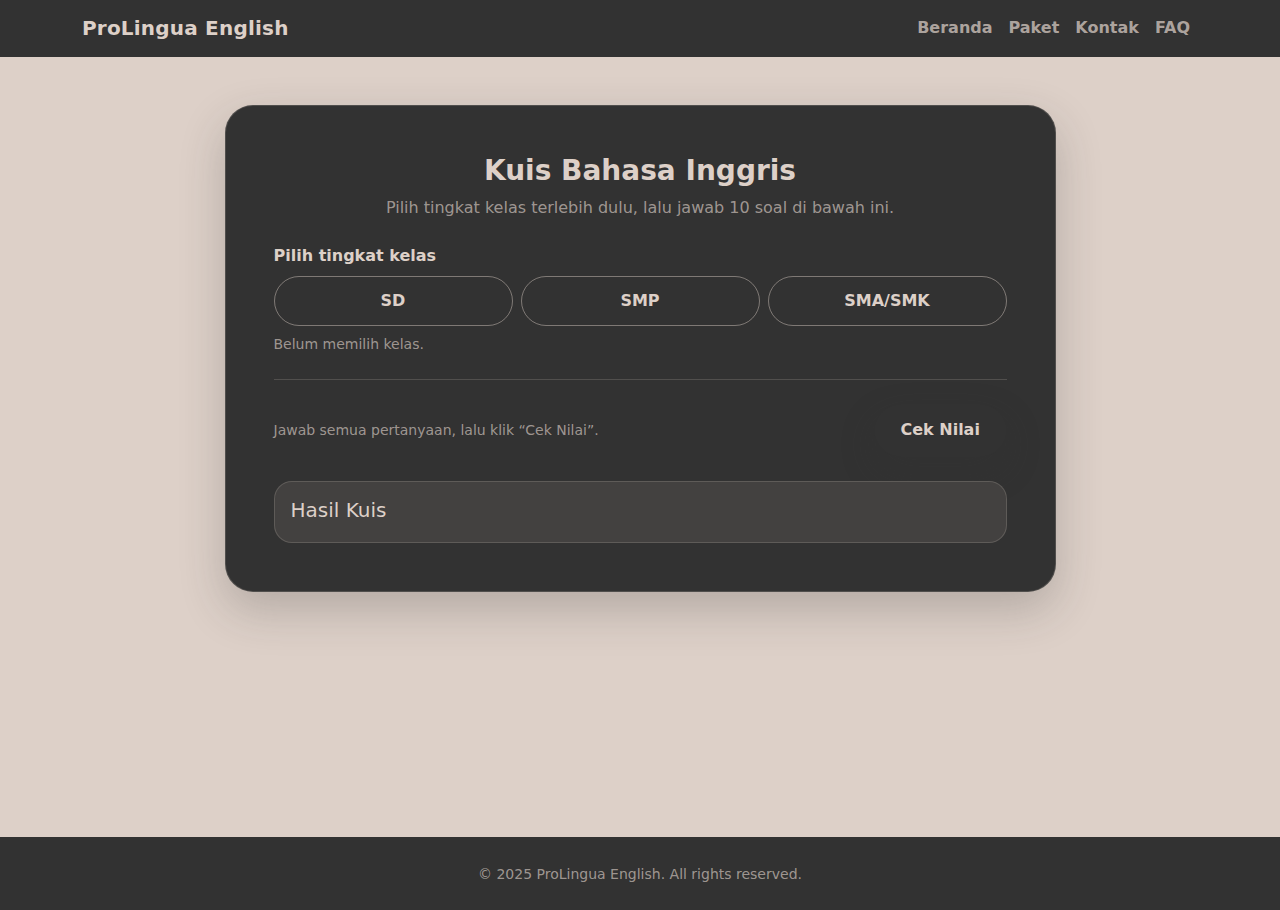
<file: tryitnow.html>
<!doctype html>
<html lang="id">
  <head>
    <meta charset="utf-8">
    <meta name="viewport" content="width=device-width, initial-scale=1">

    <title>ProLingua - Quiz</title>
    <meta name="description" content="Latihan soal Bahasa Inggris untuk SD, SMP, SMA/SMK di ProLingua. Pilih tingkat kelas lalu kerjakan kuis.">

    <!-- Bootstrap CSS -->
    <link href="https://cdn.jsdelivr.net/npm/bootstrap@5.3.3/dist/css/bootstrap.min.css" rel="stylesheet">
    <!-- Theme CSS -->
    <link rel="stylesheet" href="tryitnow.css">
    <link rel="icon" href="logo.png" type="image/x-icon">
</head>

  <body class="prolingua-quiz">
    <!-- NAVBAR -->
    <nav class="navbar navbar-expand-lg navbar-dark bg-dark border-bottom border-secondary">
      <div class="container">
        <a class="navbar-brand fw-bold" href="index.html">ProLingua English</a>

        <button class="navbar-toggler" type="button" data-bs-toggle="collapse"
                data-bs-target="#navbarNav" aria-controls="navbarNav"
                aria-expanded="false" aria-label="Toggle navigation">
          <span class="navbar-toggler-icon"></span>
        </button>

        <div class="collapse navbar-collapse" id="navbarNav">
          <ul class="navbar-nav ms-auto">
            <li class="nav-item"><a class="nav-link" href="index.html#hero">Beranda</a></li>
            <li class="nav-item"><a class="nav-link" href="index.html#pricing">Paket</a></li>
            <li class="nav-item"><a class="nav-link" href="kontak.html">Kontak</a></li>
            <li class="nav-item"><a class="nav-link" href="faq.html">FAQ</a></li>
          </ul>
        </div>
      </div>
    </nav>

    <!-- HALAMAN KUIS -->
    <main id="quiz-page" class="py-5">
      <div class="container">
        <div class="row justify-content-center">
          <div class="col-lg-9">
            <div class="quiz-card p-4 p-md-5">
              <!-- Header -->
              <div class="mb-4 text-center">
                <h1 class="h3 fw-bold mb-2">Kuis Bahasa Inggris</h1>
                <p class="text-muted-soft mb-0">
                  Pilih tingkat kelas terlebih dulu, lalu jawab 10 soal di bawah ini.
                </p>
              </div>

              <!-- Pilihan kelas -->
              <div class="mb-4">
                <label class="form-label fw-semibold">Pilih tingkat kelas</label>
                <div class="row g-2">
                  <div class="col-4">
                    <button type="button" class="btn w-100 btn-outline-light" data-level="sd">SD</button>
                  </div>
                  <div class="col-4">
                    <button type="button" class="btn w-100 btn-outline-light" data-level="smp">SMP</button>
                  </div>
                  <div class="col-4">
                    <button type="button" class="btn w-100 btn-outline-light" data-level="sma">SMA/SMK</button>
                  </div>
                </div>
                <small class="d-block mt-2 text-muted-soft" id="levelInfo">
                  Belum memilih kelas.
                </small>
              </div>

              <hr class="border-secondary">

              <!-- Soal -->
              <form id="quizForm">
                <!-- ===== Soal SD ===== -->
                <div class="quiz-level" data-level="sd" style="display:none;">
                  <h2 class="h5 mb-3">Soal SD</h2>

                  <!-- Q1 -->
                  <div class="mb-3">
                    <p class="mb-2">1. Choose the correct answer: I ___ a student.</p>
                    <div class="quiz-option mb-1">
                      <label><input type="radio" name="sd-q1" value="a"><div class="option-body">a. am</div></label>
                    </div>
                    <div class="quiz-option mb-1">
                      <label><input type="radio" name="sd-q1" value="b"><div class="option-body">b. is</div></label>
                    </div>
                    <div class="quiz-option">
                      <label><input type="radio" name="sd-q1" value="c"><div class="option-body">c. are</div></label>
                    </div>
                  </div>

                  <!-- Q2 -->
                  <div class="mb-3">
                    <p class="mb-2">2. What is the English word for “buku”?</p>
                    <div class="quiz-option mb-1">
                      <label><input type="radio" name="sd-q2" value="a"><div class="option-body">a. pen</div></label>
                    </div>
                    <div class="quiz-option mb-1">
                      <label><input type="radio" name="sd-q2" value="b"><div class="option-body">b. book</div></label>
                    </div>
                    <div class="quiz-option">
                      <label><input type="radio" name="sd-q2" value="c"><div class="option-body">c. bag</div></label>
                    </div>
                  </div>

                  <!-- Q3 -->
                  <div class="mb-3">
                    <p class="mb-2">3. Fill in the blank: Good ___, teacher! (pagi)</p>
                    <div class="quiz-option mb-1">
                      <label><input type="radio" name="sd-q3" value="a"><div class="option-body">a. morning</div></label>
                    </div>
                    <div class="quiz-option mb-1">
                      <label><input type="radio" name="sd-q3" value="b"><div class="option-body">b. night</div></label>
                    </div>
                    <div class="quiz-option">
                      <label><input type="radio" name="sd-q3" value="c"><div class="option-body">c. afternoon</div></label>
                    </div>
                  </div>

                  <!-- Q4 -->
                  <div class="mb-3">
                    <p class="mb-2">4. How old are you?</p>
                    <div class="quiz-option mb-1">
                      <label><input type="radio" name="sd-q4" value="a"><div class="option-body">a. I am fine</div></label>
                    </div>
                    <div class="quiz-option mb-1">
                      <label><input type="radio" name="sd-q4" value="b"><div class="option-body">b. I am ten years old</div></label>
                    </div>
                    <div class="quiz-option">
                      <label><input type="radio" name="sd-q4" value="c"><div class="option-body">c. I am a student</div></label>
                    </div>
                  </div>

                  <!-- Q5 -->
                  <div class="mb-3">
                    <p class="mb-2">5. Choose the correct sentence:</p>
                    <div class="quiz-option mb-1">
                      <label><input type="radio" name="sd-q5" value="a"><div class="option-body">a. She are my friend</div></label>
                    </div>
                    <div class="quiz-option mb-1">
                      <label><input type="radio" name="sd-q5" value="b"><div class="option-body">b. She is my friend</div></label>
                    </div>
                    <div class="quiz-option">
                      <label><input type="radio" name="sd-q5" value="c"><div class="option-body">c. She am my friend</div></label>
                    </div>
                  </div>

                  <!-- Q6 -->
                  <div class="mb-3">
                    <p class="mb-2">6. What color is the sky?</p>
                    <div class="quiz-option mb-1">
                      <label><input type="radio" name="sd-q6" value="a"><div class="option-body">a. Blue</div></label>
                    </div>
                    <div class="quiz-option mb-1">
                      <label><input type="radio" name="sd-q6" value="b"><div class="option-body">b. Green</div></label>
                    </div>
                    <div class="quiz-option">
                      <label><input type="radio" name="sd-q6" value="c"><div class="option-body">c. Black</div></label>
                    </div>
                  </div>

                  <!-- Q7 -->
                  <div class="mb-3">
                    <p class="mb-2">7. Count and choose the right answer: 5 + 3 = ___</p>
                    <div class="quiz-option mb-1">
                      <label><input type="radio" name="sd-q7" value="a"><div class="option-body">a. seven</div></label>
                    </div>
                    <div class="quiz-option mb-1">
                      <label><input type="radio" name="sd-q7" value="b"><div class="option-body">b. eight</div></label>
                    </div>
                    <div class="quiz-option">
                      <label><input type="radio" name="sd-q7" value="c"><div class="option-body">c. nine</div></label>
                    </div>
                  </div>

                  <!-- Q8 -->
                  <div class="mb-3">
                    <p class="mb-2">8. My father is a ___. He teaches students.</p>
                    <div class="quiz-option mb-1">
                      <label><input type="radio" name="sd-q8" value="a"><div class="option-body">a. doctor</div></label>
                    </div>
                    <div class="quiz-option mb-1">
                      <label><input type="radio" name="sd-q8" value="b"><div class="option-body">b. teacher</div></label>
                    </div>
                    <div class="quiz-option">
                      <label><input type="radio" name="sd-q8" value="c"><div class="option-body">c. farmer</div></label>
                    </div>
                  </div>

                  <!-- Q9 -->
                  <div class="mb-3">
                    <p class="mb-2">9. Choose the correct greeting for the night:</p>
                    <div class="quiz-option mb-1">
                      <label><input type="radio" name="sd-q9" value="a"><div class="option-body">a. Good morning</div></label>
                    </div>
                    <div class="quiz-option mb-1">
                      <label><input type="radio" name="sd-q9" value="b"><div class="option-body">b. Good afternoon</div></label>
                    </div>
                    <div class="quiz-option">
                      <label><input type="radio" name="sd-q9" value="c"><div class="option-body">c. Good night</div></label>
                    </div>
                  </div>

                  <!-- Q10 -->
                  <div class="mb-3">
                    <p class="mb-2">10. Arrange the words into a good sentence: like – I – apples</p>
                    <div class="quiz-option mb-1">
                      <label><input type="radio" name="sd-q10" value="a"><div class="option-body">a. Like I apples</div></label>
                    </div>
                    <div class="quiz-option mb-1">
                      <label><input type="radio" name="sd-q10" value="b"><div class="option-body">b. I like apples</div></label>
                    </div>
                    <div class="quiz-option">
                      <label><input type="radio" name="sd-q10" value="c"><div class="option-body">c. Apples like I</div></label>
                    </div>
                  </div>
                </div>

                <!-- ===== Soal SMP ===== -->
                <div class="quiz-level" data-level="smp" style="display:none;">
                  <h2 class="h5 mb-3">Soal SMP</h2>

                  <!-- Q1 -->
                  <div class="mb-3">
                    <p class="mb-2">1. Fill in the blank: She ___ to school every day.</p>
                    <div class="quiz-option mb-1">
                      <label><input type="radio" name="smp-q1" value="a"><div class="option-body">a. go</div></label>
                    </div>
                    <div class="quiz-option mb-1">
                      <label><input type="radio" name="smp-q1" value="b"><div class="option-body">b. goes</div></label>
                    </div>
                    <div class="quiz-option">
                      <label><input type="radio" name="smp-q1" value="c"><div class="option-body">c. going</div></label>
                    </div>
                  </div>

                  <!-- Q2 -->
                  <div class="mb-3">
                    <p class="mb-2">2. Choose the correct pronoun: My brother is kind. ___ is twelve years old.</p>
                    <div class="quiz-option mb-1">
                      <label><input type="radio" name="smp-q2" value="a"><div class="option-body">a. He</div></label>
                    </div>
                    <div class="quiz-option mb-1">
                      <label><input type="radio" name="smp-q2" value="b"><div class="option-body">b. She</div></label>
                    </div>
                    <div class="quiz-option">
                      <label><input type="radio" name="smp-q2" value="c"><div class="option-body">c. They</div></label>
                    </div>
                  </div>

                  <!-- Q3 -->
                  <div class="mb-3">
                    <p class="mb-2">3. Which sentence is correct?</p>
                    <div class="quiz-option mb-1">
                      <label><input type="radio" name="smp-q3" value="a"><div class="option-body">a. I don’t likes coffee</div></label>
                    </div>
                    <div class="quiz-option mb-1">
                      <label><input type="radio" name="smp-q3" value="b"><div class="option-body">b. I doesn’t like coffee</div></label>
                    </div>
                    <div class="quiz-option">
                      <label><input type="radio" name="smp-q3" value="c"><div class="option-body">c. I don’t like coffee</div></label>
                    </div>
                  </div>

                  <!-- Q4 -->
                  <div class="mb-3">
                    <p class="mb-2">4. What is the main purpose of a descriptive text?</p>
                    <div class="quiz-option mb-1">
                      <label><input type="radio" name="smp-q4" value="a"><div class="option-body">a. To tell a story</div></label>
                    </div>
                    <div class="quiz-option mb-1">
                      <label><input type="radio" name="smp-q4" value="b"><div class="option-body">b. To describe a person or thing</div></label>
                    </div>
                    <div class="quiz-option">
                      <label><input type="radio" name="smp-q4" value="c"><div class="option-body">c. To give instructions</div></label>
                    </div>
                  </div>

                  <!-- Q5 -->
                  <div class="mb-3">
                    <p class="mb-2">5. Fill in the blank: We ___ English on Monday.</p>
                    <div class="quiz-option mb-1">
                      <label><input type="radio" name="smp-q5" value="a"><div class="option-body">a. study</div></label>
                    </div>
                    <div class="quiz-option mb-1">
                      <label><input type="radio" name="smp-q5" value="b"><div class="option-body">b. studies</div></label>
                    </div>
                    <div class="quiz-option">
                      <label><input type="radio" name="smp-q5" value="c"><div class="option-body">c. studied</div></label>
                    </div>
                  </div>

                  <!-- Q6 -->
                  <div class="mb-3">
                    <p class="mb-2">6. Choose the correct answer: My hobby is ___.</p>
                    <div class="quiz-option mb-1">
                      <label><input type="radio" name="smp-q6" value="a"><div class="option-body">a. reading books</div></label>
                    </div>
                    <div class="quiz-option mb-1">
                      <label><input type="radio" name="smp-q6" value="b"><div class="option-body">b. read books</div></label>
                    </div>
                    <div class="quiz-option">
                      <label><input type="radio" name="smp-q6" value="c"><div class="option-body">c. reads books</div></label>
                    </div>
                  </div>

                  <!-- Q7 -->
                  <div class="mb-3">
                    <p class="mb-2">7. Arrange the words into a good sentence: every – football – play – I – Sunday</p>
                    <div class="quiz-option mb-1">
                      <label><input type="radio" name="smp-q7" value="a"><div class="option-body">a. Every Sunday football I play</div></label>
                    </div>
                    <div class="quiz-option mb-1">
                      <label><input type="radio" name="smp-q7" value="b"><div class="option-body">b. I play football every Sunday</div></label>
                    </div>
                    <div class="quiz-option">
                      <label><input type="radio" name="smp-q7" value="c"><div class="option-body">c. I every Sunday play football</div></label>
                    </div>
                  </div>

                  <!-- Q8 -->
                  <div class="mb-3">
                    <p class="mb-2">8. What does “beautiful” mean?</p>
                    <div class="quiz-option mb-1">
                      <label><input type="radio" name="smp-q8" value="a"><div class="option-body">a. jelek</div></label>
                    </div>
                    <div class="quiz-option mb-1">
                      <label><input type="radio" name="smp-q8" value="b"><div class="option-body">b. indah</div></label>
                    </div>
                    <div class="quiz-option">
                      <label><input type="radio" name="smp-q8" value="c"><div class="option-body">c. besar</div></label>
                    </div>
                  </div>

                  <!-- Q9 -->
                  <div class="mb-3">
                    <p class="mb-2">9. Choose the correct sentence for an introduction:</p>
                    <div class="quiz-option mb-1">
                      <label><input type="radio" name="smp-q9" value="a"><div class="option-body">a. How old are you?</div></label>
                    </div>
                    <div class="quiz-option mb-1">
                      <label><input type="radio" name="smp-q9" value="b"><div class="option-body">b. Nice to meet you</div></label>
                    </div>
                    <div class="quiz-option">
                      <label><input type="radio" name="smp-q9" value="c"><div class="option-body">c. Where do you live?</div></label>
                    </div>
                  </div>

                  <!-- Q10 -->
                  <div class="mb-3">
                    <p class="mb-2">10. Fill in the blank: There ___ two cats in the yard.</p>
                    <div class="quiz-option mb-1">
                      <label><input type="radio" name="smp-q10" value="a"><div class="option-body">a. is</div></label>
                    </div>
                    <div class="quiz-option mb-1">
                      <label><input type="radio" name="smp-q10" value="b"><div class="option-body">b. are</div></label>
                    </div>
                    <div class="quiz-option">
                      <label><input type="radio" name="smp-q10" value="c"><div class="option-body">c. was</div></label>
                    </div>
                  </div>
                </div>

                <!-- ===== Soal SMA/SMK ===== -->
                <div class="quiz-level" data-level="sma" style="display:none;">
                  <h2 class="h5 mb-3">Soal SMA / SMK</h2>

                  <!-- Q1 -->
                  <div class="mb-3">
                    <p class="mb-2">1. Choose the correct sentence:</p>
                    <div class="quiz-option mb-1">
                      <label><input type="radio" name="sma-q1" value="a"><div class="option-body">a. She has finished her homework</div></label>
                    </div>
                    <div class="quiz-option mb-1">
                      <label><input type="radio" name="sma-q1" value="b"><div class="option-body">b. She finish her homework</div></label>
                    </div>
                    <div class="quiz-option">
                      <label><input type="radio" name="sma-q1" value="c"><div class="option-body">c. She finishing her homework</div></label>
                    </div>
                  </div>

                  <!-- Q2 -->
                  <div class="mb-3">
                    <p class="mb-2">2. Fill in the blank: If I have time, I ___ help you.</p>
                    <div class="quiz-option mb-1">
                      <label><input type="radio" name="sma-q2" value="a"><div class="option-body">a. will</div></label>
                    </div>
                    <div class="quiz-option mb-1">
                      <label><input type="radio" name="sma-q2" value="b"><div class="option-body">b. did</div></label>
                    </div>
                    <div class="quiz-option">
                      <label><input type="radio" name="sma-q2" value="c"><div class="option-body">c. was</div></label>
                    </div>
                  </div>

                  <!-- Q3 -->
                  <div class="mb-3">
                    <p class="mb-2">3. What is the purpose of an announcement text?</p>
                    <div class="quiz-option mb-1">
                      <label><input type="radio" name="sma-q3" value="a"><div class="option-body">a. To entertain readers</div></label>
                    </div>
                    <div class="quiz-option mb-1">
                      <label><input type="radio" name="sma-q3" value="b"><div class="option-body">b. To give information</div></label>
                    </div>
                    <div class="quiz-option">
                      <label><input type="radio" name="sma-q3" value="c"><div class="option-body">c. To tell personal experience</div></label>
                    </div>
                  </div>

                  <!-- Q4 -->
                  <div class="mb-3">
                    <p class="mb-2">4. Choose the correct modal verb: Students ___ wear uniforms at school.</p>
                    <div class="quiz-option mb-1">
                      <label><input type="radio" name="sma-q4" value="a"><div class="option-body">a. must</div></label>
                    </div>
                    <div class="quiz-option mb-1">
                      <label><input type="radio" name="sma-q4" value="b"><div class="option-body">b. may</div></label>
                    </div>
                    <div class="quiz-option">
                      <label><input type="radio" name="sma-q4" value="c"><div class="option-body">c. could</div></label>
                    </div>
                  </div>

                  <!-- Q5 -->
                  <div class="mb-3">
                    <p class="mb-2">5. Identify the tense: “They were studying when I arrived.”</p>
                    <div class="quiz-option mb-1">
                      <label><input type="radio" name="sma-q5" value="a"><div class="option-body">a. Simple Past</div></label>
                    </div>
                    <div class="quiz-option mb-1">
                      <label><input type="radio" name="sma-q5" value="b"><div class="option-body">b. Past Continuous</div></label>
                    </div>
                    <div class="quiz-option">
                      <label><input type="radio" name="sma-q5" value="c"><div class="option-body">c. Present Perfect</div></label>
                    </div>
                  </div>

                  <!-- Q6 -->
                  <div class="mb-3">
                    <p class="mb-2">6. Choose the correct sentence:</p>
                    <div class="quiz-option mb-1">
                      <label><input type="radio" name="sma-q6" value="a"><div class="option-body">a. He is more tall than me</div></label>
                    </div>
                    <div class="quiz-option mb-1">
                      <label><input type="radio" name="sma-q6" value="b"><div class="option-body">b. He is taller than me</div></label>
                    </div>
                    <div class="quiz-option">
                      <label><input type="radio" name="sma-q6" value="c"><div class="option-body">c. He is tallest than me</div></label>
                    </div>
                  </div>

                  <!-- Q7 -->
                  <div class="mb-3">
                    <p class="mb-2">7. Fill in the blank: This novel is ___ interesting than that one.</p>
                    <div class="quiz-option mb-1">
                      <label><input type="radio" name="sma-q7" value="a"><div class="option-body">a. very</div></label>
                    </div>
                    <div class="quiz-option mb-1">
                      <label><input type="radio" name="sma-q7" value="b"><div class="option-body">b. more</div></label>
                    </div>
                    <div class="quiz-option">
                      <label><input type="radio" name="sma-q7" value="c"><div class="option-body">c. most</div></label>
                    </div>
                  </div>

                  <!-- Q8 -->
                  <div class="mb-3">
                    <p class="mb-2">8. What does the word “environment” relate to?</p>
                    <div class="quiz-option mb-1">
                      <label><input type="radio" name="sma-q8" value="a"><div class="option-body">a. Technology</div></label>
                    </div>
                    <div class="quiz-option mb-1">
                      <label><input type="radio" name="sma-q8" value="b"><div class="option-body">b. Nature</div></label>
                    </div>
                    <div class="quiz-option">
                      <label><input type="radio" name="sma-q8" value="c"><div class="option-body">c. Education</div></label>
                    </div>
                  </div>

                  <!-- Q9 -->
                  <div class="mb-3">
                    <p class="mb-2">9. Choose the correct indirect speech: She said, “I am tired.”</p>
                    <div class="quiz-option mb-1">
                      <label><input type="radio" name="sma-q9" value="a"><div class="option-body">a. She said that she is tired</div></label>
                    </div>
                    <div class="quiz-option mb-1">
                      <label><input type="radio" name="sma-q9" value="b"><div class="option-body">b. She said that she was tired</div></label>
                    </div>
                    <div class="quiz-option">
                      <label><input type="radio" name="sma-q9" value="c"><div class="option-body">c. She said that I was tired</div></label>
                    </div>
                  </div>

                  <!-- Q10 -->
                  <div class="mb-3">
                    <p class="mb-2">10. What is the main idea of a text?</p>
                    <div class="quiz-option mb-1">
                      <label><input type="radio" name="sma-q10" value="a"><div class="option-body">a. The supporting details</div></label>
                    </div>
                    <div class="quiz-option mb-1">
                      <label><input type="radio" name="sma-q10" value="b"><div class="option-body">b. The title</div></label>
                    </div>
                    <div class="quiz-option">
                      <label><input type="radio" name="sma-q10" value="c"><div class="option-body">c. The central message of the text</div></label>
                    </div>
                  </div>
                </div>

                <!-- Tombol submit -->
                <div class="mt-4 d-flex justify-content-between align-items-center">
                  <small class="text-muted-soft">
                    Jawab semua pertanyaan, lalu klik “Cek Nilai”.
                  </small>
                  <button type="submit" class="btn btn-primary">
                    Cek Nilai
                  </button>
                </div>
              </form>

              <!-- Hasil -->
              <div id="resultBox" class="alert alert-dark border mt-4 mb-0" role="alert">
                <h2 class="h5 mb-1">Hasil Kuis</h2>
                <p class="mb-0" id="resultText"></p>
              </div>
            </div>
          </div>
        </div>
      </div>
    </main>

    <!-- FOOTER -->
    <footer class="py-4 border-top border-secondary bg-dark">
      <div class="container text-center">
        <small class="text-secondary">
          &copy; 2025 ProLingua English. All rights reserved.
        </small>
      </div>
    </footer>

    <!-- Bootstrap JS -->
    <script src="https://cdn.jsdelivr.net/npm/bootstrap@5.3.3/dist/js/bootstrap.bundle.min.js"></script>

    <!-- Script kuis -->
    <script>
      const levelButtons = document.querySelectorAll('[data-level]');
      const levelSections = document.querySelectorAll('.quiz-level');
      const levelInfo = document.getElementById('levelInfo');
      const quizForm = document.getElementById('quizForm');
      const resultBox = document.getElementById('resultBox');
      const resultText = document.getElementById('resultText');

      // jawaban benar
      const answers = {
        sd:  {
          'sd-q1': 'a',
          'sd-q2': 'b',
          'sd-q3': 'a',
          'sd-q4': 'b',
          'sd-q5': 'b',
          'sd-q6': 'a',
          'sd-q7': 'b',
          'sd-q8': 'b',
          'sd-q9': 'c',
          'sd-q10': 'b'
        },
        smp: {
          'smp-q1': 'b',
          'smp-q2': 'a',
          'smp-q3': 'c',
          'smp-q4': 'b',
          'smp-q5': 'a',
          'smp-q6': 'a',
          'smp-q7': 'b',
          'smp-q8': 'b',
          'smp-q9': 'b',
          'smp-q10': 'b'
        },
        sma: {
          'sma-q1': 'a',
          'sma-q2': 'a',
          'sma-q3': 'b',
          'sma-q4': 'a',
          'sma-q5': 'b',
          'sma-q6': 'b',
          'sma-q7': 'b',
          'sma-q8': 'b',
          'sma-q9': 'b',
          'sma-q10': 'c'
        }
      };

      let currentLevel = null;

      // pilih level
      levelButtons.forEach(btn => {
        btn.addEventListener('click', () => {
          currentLevel = btn.getAttribute('data-level');

          // style tombol
          levelButtons.forEach(b => b.classList.remove('btn-primary'));
          levelButtons.forEach(b => b.classList.add('btn-outline-light'));
          btn.classList.remove('btn-outline-light');
          btn.classList.add('btn-primary');

          // tampilkan section sesuai level
          levelSections.forEach(sec => {
            sec.style.display = sec.getAttribute('data-level') === currentLevel ? 'block' : 'none';
          });

          // reset hasil
          resultBox.style.display = 'none';
          resultText.textContent = '';

          const labelMap = { sd: 'SD', smp: 'SMP', sma: 'SMA / SMK' };
          levelInfo.textContent = 'Kamu memilih kelas ' + labelMap[currentLevel] + '.';
        });
      });

      // submit kuis
      quizForm.addEventListener('submit', function (e) {
        e.preventDefault();

        if (!currentLevel) {
          alert('Silakan pilih kelas terlebih dulu.');
          return;
        }

        const key = answers[currentLevel];
        const questionNames = Object.keys(key);
        let correct = 0;
        let answered = 0;

        questionNames.forEach(name => {
          const selected = quizForm.querySelector('input[name="' + name + '"]:checked');
          if (selected) {
            answered++;
            if (selected.value === key[name]) correct++;
          }
        });

        if (answered < questionNames.length) {
          alert('Masih ada soal yang belum dijawab. Silakan lengkapi dulu.');
          return;
        }

        const total = questionNames.length;
        const score = Math.round((correct / total) * 100);

        resultText.textContent = 'Jawaban benar: ' + correct + ' dari ' + total +
          ' soal. Skor kamu: ' + score + ' / 100.';
        resultBox.style.display = 'block';
      });
    </script>
  </body>
</html>
</file>
<file: faq.css>
/* =========================================================
   ProLingua FAQ Theme (Krem + Abu Gelap) — Interaktif
   Palette:
   - Krem: #DDD0C8
   - Abu gelap: #323232
   ========================================================= */

:root{
  --pl-cream:#DDD0C8;
  --pl-dark:#323232;
  --pl-cream-rgb:221,208,200;
  --pl-dark-rgb:50,50,50;

  --ink: rgba(var(--pl-dark-rgb), .92);
  --ink-soft: rgba(var(--pl-dark-rgb), .72);

  --surface: rgba(var(--pl-dark-rgb), .06);
  --surface-border: rgba(var(--pl-dark-rgb), .18);

  --card: var(--pl-dark);
  --card-border: rgba(var(--pl-cream-rgb), .22);
  --shadow: 0 22px 60px rgba(var(--pl-dark-rgb), 0.18);
}

body.pl-page{
  background: var(--pl-cream);
  color: var(--pl-dark);
  min-height: 100vh;
}

a{ color: inherit; }

.pl-navbar{
  background: var(--pl-dark) !important;
  border-bottom: 1px solid rgba(var(--pl-cream-rgb), 0.22);
}
.pl-navbar .navbar-brand{
  color: var(--pl-cream) !important;
  font-weight: 800;
  letter-spacing: -0.01em;
}
.pl-navbar .nav-link{
  color: rgba(var(--pl-cream-rgb), 0.86) !important;
  font-weight: 600;
}
.pl-navbar .nav-link:hover{ color: var(--pl-cream) !important; }
.pl-navbar .nav-link.active{ color: var(--pl-cream) !important; position:relative; }
.pl-navbar .nav-link.active::after{
  content:"";
  position:absolute;
  left:.5rem; right:.5rem; bottom:-.4rem;
  height:2px; background: var(--pl-cream);
  border-radius:999px; opacity:.9;
}
.pl-navbar .navbar-toggler{ border-color: rgba(var(--pl-cream-rgb), 0.35); }
.pl-navbar .navbar-toggler:focus{ box-shadow: 0 0 0 .2rem rgba(var(--pl-cream-rgb), 0.18); }

/* Hero */
.faq-hero{
  background:
    radial-gradient(circle at top left, rgba(var(--pl-dark-rgb), 0.10), transparent 55%),
    radial-gradient(circle at bottom right, rgba(var(--pl-dark-rgb), 0.08), transparent 55%),
    var(--pl-cream);
  border-bottom: 1px solid rgba(var(--pl-dark-rgb), 0.14);
}
.faq-hero h1{ letter-spacing:-0.02em; color: var(--ink); }
.faq-hero p{ color: var(--ink-soft); }

.section-heading small{
  display:inline-flex;
  align-items:center;
  gap:.4rem;
  font-size:.82rem;
  color: rgba(var(--pl-dark-rgb), 0.70);
  text-transform: uppercase;
  letter-spacing: 0.14em;
}
.section-heading small::before,
.section-heading small::after{
  content:"";
  width: 26px;
  height: 1px;
  background: linear-gradient(to right, rgba(var(--pl-dark-rgb), 0.10), rgba(var(--pl-dark-rgb), 0.55));
}

/* Controls */
.controls{
  background: var(--surface);
  border: 1px solid var(--surface-border);
  border-radius: 22px;
  box-shadow: 0 18px 50px rgba(var(--pl-dark-rgb), 0.12);
}

.form-control{
  border-radius: 999px;
  border: 1px solid rgba(var(--pl-dark-rgb), .22);
  background: rgba(255,255,255,.55);
  backdrop-filter: blur(6px);
}
.form-control:focus{
  border-color: rgba(var(--pl-dark-rgb), .45);
  box-shadow: 0 0 0 .25rem rgba(var(--pl-dark-rgb), .12);
}

.chip{
  display:inline-flex;
  align-items:center;
  gap:.45rem;
  border-radius: 999px;
  border: 1px solid rgba(var(--pl-dark-rgb), .18);
  background: rgba(var(--pl-dark-rgb), .04);
  color: rgba(var(--pl-dark-rgb), .78);
  font-weight: 800;
  font-size: .85rem;
  padding: .45rem .75rem;
  cursor: pointer;
  user-select:none;
  transition: transform .12s ease, background .12s ease, border-color .12s ease;
}
.chip:hover{ transform: translateY(-1px); }
.chip.active{
  background: rgba(var(--pl-dark-rgb), .10);
  border-color: rgba(var(--pl-dark-rgb), .35);
  color: rgba(var(--pl-dark-rgb), .92);
}

.btn-pl{
  background: var(--pl-dark) !important;
  border: 2px solid var(--pl-dark) !important;
  color: var(--pl-cream) !important;
  border-radius: 999px !important;
  font-weight: 900 !important;
  box-shadow: 0 14px 35px rgba(var(--pl-dark-rgb), 0.22);
}
.btn-pl:hover, .btn-pl:focus{
  background: var(--pl-cream) !important;
  color: var(--pl-dark) !important;
  box-shadow: 0 18px 45px rgba(var(--pl-dark-rgb), 0.26);
}
.btn-outline-dark{
  border-radius: 999px !important;
  font-weight: 800 !important;
}

/* Accordion */
.faq-wrap{
  background: rgba(var(--pl-dark-rgb), 0.03);
  border: 1px solid rgba(var(--pl-dark-rgb), 0.14);
  border-radius: 22px;
  box-shadow: 0 18px 50px rgba(var(--pl-dark-rgb), 0.10);
  overflow:hidden;
}

.accordion-item{
  border: 0;
  border-bottom: 1px solid rgba(var(--pl-dark-rgb), 0.12);
  background: transparent;
}

.accordion-button{
  background: transparent;
  color: var(--ink);
  font-weight: 900;
  padding: 1.1rem 1.15rem;
  letter-spacing: -0.01em;
}
.accordion-button:not(.collapsed){
  color: var(--ink);
  box-shadow: none;
  background: rgba(var(--pl-dark-rgb), 0.04);
}
.accordion-button:focus{
  border-color: transparent;
  box-shadow: 0 0 0 .25rem rgba(var(--pl-dark-rgb), .10);
}
.accordion-body{
  color: rgba(var(--pl-dark-rgb), .80);
  padding: 0 1.15rem 1.15rem;
  line-height: 1.6;
}
.faq-meta{
  font-size:.85rem;
  color: rgba(var(--pl-dark-rgb), .62);
  font-weight: 800;
}

mark{
  padding: 0 .25rem;
  border-radius: .35rem;
  background: rgba(var(--pl-dark-rgb), .14);
  color: var(--ink);
}

.empty-state{
  padding: 2rem 1.25rem;
  text-align:center;
  color: rgba(var(--pl-dark-rgb), .70);
  font-weight: 800;
}

.pl-footer{
  background: var(--pl-dark);
  border-top: 1px solid rgba(var(--pl-cream-rgb), 0.22);
}
.pl-footer small{ color: rgba(var(--pl-cream-rgb), 0.78); }

@media (max-width: 767.98px){
  .faq-hero h1{ font-size:2rem; }
}
</file>
<file: kontak.css>
/* =========================================================
   ProLingua Kontak Theme (Krem + Abu Gelap) — Versi Baru
   Palette:
   - Krem: #DDD0C8
   - Abu gelap: #323232
   ========================================================= */

:root{
  --pl-cream:#DDD0C8;
  --pl-dark:#323232;
  --pl-cream-rgb:221,208,200;
  --pl-dark-rgb:50,50,50;

  --pl-ink: rgba(var(--pl-dark-rgb), 0.92);
  --pl-ink-soft: rgba(var(--pl-dark-rgb), 0.72);

  --pl-card: #2b2b2b;
  --pl-card-border: rgba(var(--pl-cream-rgb), 0.22);
  --pl-shadow: 0 22px 60px rgba(var(--pl-dark-rgb), 0.18);
}

body.pl-page{
  background: var(--pl-cream);
  color: var(--pl-dark);
  min-height: 100vh;
}

a{ color: inherit; }

.pl-navbar{
  background: var(--pl-dark) !important;
  border-bottom: 1px solid rgba(var(--pl-cream-rgb), 0.22);
}
.pl-navbar .navbar-brand{
  color: var(--pl-cream) !important;
  font-weight: 800;
  letter-spacing: -0.01em;
}
.pl-navbar .nav-link{
  color: rgba(var(--pl-cream-rgb), 0.86) !important;
  font-weight: 600;
}
.pl-navbar .nav-link:hover{ color: var(--pl-cream) !important; }
.pl-navbar .nav-link.active{ color: var(--pl-cream) !important; position:relative; }
.pl-navbar .nav-link.active::after{
  content:"";
  position:absolute;
  left:.5rem; right:.5rem; bottom:-.4rem;
  height:2px; background: var(--pl-cream);
  border-radius:999px; opacity:.9;
}
.pl-navbar .navbar-toggler{ border-color: rgba(var(--pl-cream-rgb), 0.35); }
.pl-navbar .navbar-toggler:focus{ box-shadow: 0 0 0 .2rem rgba(var(--pl-cream-rgb), 0.18); }

/* HERO */
.kontak-hero{
  background:
    radial-gradient(circle at 0 0, rgba(var(--pl-dark-rgb), .10), transparent 55%),
    radial-gradient(circle at 100% 100%, rgba(var(--pl-dark-rgb), .08), transparent 55%),
    var(--pl-cream);
  border-bottom: 1px solid rgba(var(--pl-dark-rgb), .14);
}
.kontak-hero h1{ letter-spacing: -0.02em; color: var(--pl-ink); }
.kontak-hero p{ color: var(--pl-ink-soft); }

.kontak-chip{
  display:inline-flex;
  align-items:center;
  gap:.5rem;
  padding:.45rem .75rem;
  border-radius:999px;
  border:1px solid rgba(var(--pl-dark-rgb), .18);
  background: rgba(var(--pl-dark-rgb), .04);
  color: rgba(var(--pl-dark-rgb), .78);
  font-weight: 700;
  font-size: .85rem;
}

/* Cards */
.pl-card{
  background: var(--pl-dark);
  color: var(--pl-cream);
  border: 1px solid var(--pl-card-border);
  border-radius: 18px;
  box-shadow: var(--pl-shadow);
  overflow: hidden;
  position: relative;
  transition: transform .18s ease, box-shadow .18s ease, border-color .18s ease;
}
.pl-card::before{
  content:"";
  position:absolute; inset:-45%;
  background:
    radial-gradient(circle at 0 0, rgba(var(--pl-cream-rgb), .16), transparent 55%),
    radial-gradient(circle at 100% 100%, rgba(var(--pl-cream-rgb), .10), transparent 55%);
  opacity:0;
  transform: translate3d(0, 10px, 0);
  transition: opacity .22s ease, transform .22s ease;
  pointer-events:none;
}
.pl-card:hover{
  transform: translateY(-4px);
  box-shadow: 0 28px 70px rgba(var(--pl-dark-rgb), 0.28);
  border-color: rgba(var(--pl-cream-rgb), .40);
}
.pl-card:hover::before{ opacity:1; transform: translate3d(0,0,0); }

.pl-card .card-title{
  font-weight: 800;
  letter-spacing: -0.01em;
}
.pl-card .muted{
  color: rgba(var(--pl-cream-rgb), .78);
}

/* Mini actions */
.pl-mini{
  font-size:.86rem;
  color: rgba(var(--pl-cream-rgb), .86);
  word-break: break-word;
}
.pl-mini code{
  background: rgba(var(--pl-cream-rgb), .10);
  color: rgba(var(--pl-cream-rgb), .92);
  padding: .15rem .35rem;
  border-radius: 8px;
}

/* Form */
.pl-form{
  background: rgba(var(--pl-dark-rgb), .06);
  border: 1px solid rgba(var(--pl-dark-rgb), .18);
  border-radius: 22px;
  box-shadow: 0 18px 50px rgba(var(--pl-dark-rgb), 0.12);
}

.form-label{ font-weight: 700; color: var(--pl-ink); }
.form-control, .form-select{
  border-radius: 14px;
  border: 1px solid rgba(var(--pl-dark-rgb), .22);
  background: rgba(255,255,255,.55);
  backdrop-filter: blur(6px);
  transition: transform .12s ease, box-shadow .12s ease, border-color .12s ease;
}
.form-control:focus, .form-select:focus{
  border-color: rgba(var(--pl-dark-rgb), .45);
  box-shadow: 0 0 0 .25rem rgba(var(--pl-dark-rgb), .12);
  transform: translateY(-1px);
}
.invalid-feedback{ font-weight: 600; }

.char-meter{
  display:flex;
  justify-content: space-between;
  align-items:center;
  gap:.75rem;
  margin-top:.35rem;
  color: rgba(var(--pl-dark-rgb), .70);
  font-weight: 700;
  font-size: .85rem;
}
.char-bar{
  flex:1;
  height: 8px;
  border-radius: 999px;
  background: rgba(var(--pl-dark-rgb), .12);
  overflow: hidden;
}
.char-bar > span{
  display:block;
  height:100%;
  width:0%;
  background: rgba(var(--pl-dark-rgb), .65);
  transition: width .15s ease;
}

.btn-pl{
  background: var(--pl-dark) !important;
  border: 2px solid var(--pl-dark) !important;
  color: var(--pl-cream) !important;
  border-radius: 999px !important;
  font-weight: 900 !important;
  padding: .85rem 1.6rem;
  box-shadow: 0 14px 35px rgba(var(--pl-dark-rgb), 0.22);
  transition: transform .16s ease, box-shadow .16s ease, filter .16s ease, background .16s ease, color .16s ease;
}
.btn-pl:hover, .btn-pl:focus{
  background: var(--pl-cream) !important;
  color: var(--pl-dark) !important;
  box-shadow: 0 18px 45px rgba(var(--pl-dark-rgb), 0.26);
  filter: brightness(1.02);
  transform: translateY(-1px);
}
.btn-ghost{
  border-radius: 999px !important;
  border: 1px solid rgba(var(--pl-cream-rgb), .28) !important;
  color: rgba(var(--pl-cream-rgb), .92) !important;
  background: rgba(var(--pl-cream-rgb), .06) !important;
  font-weight: 800 !important;
}
.btn-ghost:hover{ background: rgba(var(--pl-cream-rgb), .12) !important; }

.copy-pill{
  border-radius: 999px;
  border: 1px solid rgba(var(--pl-cream-rgb), .28);
  background: rgba(var(--pl-cream-rgb), .06);
  color: rgba(var(--pl-cream-rgb), .90);
  padding: .35rem .6rem;
  font-weight: 800;
  font-size: .82rem;
}

/* Map */
.map-frame{
  border-radius: 18px;
  border: 1px solid rgba(var(--pl-dark-rgb), .18);
  overflow:hidden;
  background: rgba(255,255,255,.55);
  box-shadow: 0 18px 45px rgba(var(--pl-dark-rgb), 0.14);
}

/* Footer */
.pl-footer{
  background: var(--pl-dark);
  border-top: 1px solid rgba(var(--pl-cream-rgb), 0.22);
}
.pl-footer small{ color: rgba(var(--pl-cream-rgb), 0.78); }

@media (max-width: 767.98px){
  .kontak-hero h1{ font-size: 2rem; }
}
</file>
<file: login.css>
/* General styling for body */
body {
    margin: 0;
    padding: 0;
    font-family: 'Arial', sans-serif;
    background-color: #F7E8D8; /* Light pastel background */
    display: flex;
    justify-content: center;
    align-items: center;
    height: 100vh;
}

/* Container for the entire page */
.login-container {
    display: flex;
    width: 80%;
    height: 70%;
    max-width: 1000px;
    background-color: white;
    border-radius: 20px;
    box-shadow: 0 5px 20px rgba(0, 0, 0, 0.1);
}

/* Left side - image and text */
.login-left {
    flex: 1;
    background-color: #F8C6A5; /* Light orange */
    border-top-left-radius: 20px;
    border-bottom-left-radius: 20px;
    text-align: center;
    padding: 40px;
}

.login-left img {
    max-width: 80%;
    margin-top: 20px;
    animation: bounce 2s infinite ease-in-out;
}

/* Right side - login form */
.login-right {
    flex: 1;
    padding: 40px;
    display: flex;
    flex-direction: column;
    justify-content: center;
    align-items: center;
}

.login-right h2 {
    font-size: 28px;
    color: #333;
    margin-bottom: 10px;
}

.login-right p {
    color: #777;
    margin-bottom: 20px;
}

/* Input fields */
.textbox input {
    width: 100%;
    padding: 12px;
    margin: 10px 0;
    border-radius: 8px;
    border: 1px solid #ddd;
    font-size: 16px;
    outline: none;
}

.textbox input:focus {
    border: 1px solid #5c5c5c;
    background-color: #f1f1f1;
}

/* Login button */
.login-btn {
    background-color: #A24936; /* Dark brown */
    color: white;
    padding: 12px 20px;
    width: 100%;
    border: none;
    border-radius: 8px;
    font-size: 16px;
    cursor: pointer;
    margin-top: 20px;
    transition: background-color 0.3s;
}

.login-btn:hover {
    background-color: #8f3d28;
}

/* Remember me checkbox */
.remember-me {
    font-size: 14px;
    color: #777;
    margin-bottom: 20px;
}
</file>
<file: pricing.css>
/* ==========================================================
   PRICING PAGE THEME
   Palette:
   - Krem:      #DDD0C8
   - Abu gelap: #323232

   Catatan:
   - Harga normal & harga diskon ditulis langsung di HTML.
   - Tidak ada perhitungan atau penggantian angka lewat JS.
   ========================================================== */

:root{
  --cream: #DDD0C8;
  --dark:  #323232;

  /* Derived (rgba) — tetap dalam nuansa dua warna utama */
  --dark-08: rgba(50, 50, 50, 0.08);
  --dark-12: rgba(50, 50, 50, 0.12);
  --dark-18: rgba(50, 50, 50, 0.18);
  --dark-28: rgba(50, 50, 50, 0.28);
  --dark-40: rgba(50, 50, 50, 0.40);

  --cream-30: rgba(221, 208, 200, 0.30);
  --cream-55: rgba(221, 208, 200, 0.55);
  --cream-80: rgba(221, 208, 200, 0.80);
}

*{ box-sizing: border-box; }

html, body{ height: 100%; }

body{
  margin: 0;
  font-family: system-ui, -apple-system, BlinkMacSystemFont, "Segoe UI", sans-serif;
  background: var(--cream) !important;
  color: var(--dark) !important;
}

pl-navbar{
  background: var(--pl-dark) !important;
  border-bottom: 1px solid rgba(var(--pl-cream-rgb), 0.22);
}
.pl-navbar .navbar-brand{
  color: var(--pl-cream) !important;
  font-weight: 800;
  letter-spacing: -0.01em;
}
.pl-navbar .nav-link{
  color: rgba(var(--pl-cream-rgb), 0.86) !important;
  font-weight: 600;
}
.pl-navbar .nav-link:hover{ color: var(--pl-cream) !important; }
.pl-navbar .nav-link.active{ color: var(--pl-cream) !important; position:relative; }
.pl-navbar .nav-link.active::after{
  content:"";
  position:absolute;
  left:.5rem; right:.5rem; bottom:-.4rem;
  height:2px; background: var(--pl-cream);
  border-radius:999px; opacity:.9;
}
.pl-navbar .navbar-toggler{ border-color: rgba(var(--pl-cream-rgb), 0.35); }
.pl-navbar .navbar-toggler:focus{ box-shadow: 0 0 0 .2rem rgba(var(--pl-cream-rgb), 0.18); }

/* ----------------------------------------------------------
   PRICING LAYOUT
   ---------------------------------------------------------- */
.pricing-section{ padding: 3.5rem 1.25rem 4rem; }

.pricing-shell{ max-width: 1100px; margin: 0 auto; }

.pricing-header{
  text-align: center;
  margin: 0 auto 2.25rem;
  max-width: 780px;
}

.pricing-eyebrow{
  display: inline-block;
  font-size: 0.85rem;
  font-weight: 800;
  letter-spacing: 0.08em;
  text-transform: uppercase;
  color: var(--dark);
  opacity: 0.78;

  padding: 0.45rem 0.9rem;
  border: 1px solid var(--dark-18);
  border-radius: 999px;
  background: var(--dark-08);
  margin-bottom: 1rem;
}

.pricing-header h1{
  margin: 0 0 0.75rem;
  font-size: clamp(2rem, 4vw, 3.25rem);
  line-height: 1.1;
  font-weight: 900;
  color: var(--dark);
  letter-spacing: -0.02em;
}

.pricing-header p{
  margin: 0 auto;
  font-size: 1.05rem;
  line-height: 1.65;
  color: var(--dark);
  opacity: 0.82;
}

/* Add margin-top only for desktop view (max-width: 992px) */
@media (min-width: 993px) {
  .pricing-header {
    margin-top: 20px; /* Adjust this value to create more space */
  }
}

/* Adjust spacing between navbar and header for mobile view */
@media (max-width: 992px) {
  .pricing-header {
    margin-top: 20px; /* Adjust this value for the desired space */
  }
}

/* ----------------------------------------------------------
   BILLING TOGGLE (Bulanan / Tahunan)
   ---------------------------------------------------------- */
.pricing-toggle{
  width: min(520px, 100%);
  margin: 2rem auto 2.75rem;

  position: relative;
  display: grid;
  grid-template-columns: 1fr 1fr;
  align-items: center;

  padding: 6px;
  border-radius: 999px;
  border: 1px solid var(--dark-18);
  background: var(--dark-08);
  overflow: hidden;
}

.pricing-toggle input{
  position: absolute;
  opacity: 0;
  pointer-events: none;
}

.pricing-toggle label{
  z-index: 2;
  text-align: center;
  user-select: none;

  padding: 0.85rem 1rem;
  border-radius: 999px;
  font-weight: 800;
  font-size: 0.95rem;

  color: var(--dark);
  opacity: 0.75;
  cursor: pointer;

  transition: opacity 0.2s ease, color 0.2s ease;
}

.pricing-toggle .badge-save{
  display: inline-block;
  margin-left: 0.4rem;
  padding: 0.2rem 0.55rem;
  border-radius: 999px;

  background: var(--dark);
  color: var(--cream);
  font-weight: 900;
  font-size: 0.75rem;
}

.pricing-toggle .toggle-glider{
  position: absolute;
  inset: 6px auto 6px 6px;
  width: calc(50% - 6px);
  border-radius: 999px;

  background: var(--dark);
  box-shadow: 0 10px 28px var(--dark-28);
  transition: transform 0.25s ease;
  z-index: 1;
}

/* Hilangkan garis bawah pada CTA yang pakai <a> */
a.btn-main,
a.btn-main:hover,
a.btn-main:focus,
a.btn-main:active,
a.btn-main:visited {
  text-decoration: none !important;
}

/* Biar teksnya ketengah seperti tombol */
a.btn-main{
  display: flex;
  align-items: center;
  justify-content: center;
}

/* label aktif (teks krem di atas glider) */
#billing-monthly:checked + label{ color: var(--cream); opacity: 1; }
#billing-yearly:checked + label{ color: var(--cream); opacity: 1; }

/* label non-aktif */
#billing-monthly:checked + label + input + label{ color: var(--dark); opacity: 0.75; }

#billing-yearly:checked ~ .toggle-glider{ transform: translateX(100%); }

/* ----------------------------------------------------------
   PRICING GRID & CARDS
   ---------------------------------------------------------- */
.pricing-grid{
  display: grid;
  grid-template-columns: repeat(3, minmax(0, 1fr));
  gap: 1.5rem;
}


/* Mode Exclusive (toggle kanan): tampilkan 2 kartu di desktop */
.is-yearly .pricing-grid{
  grid-template-columns: repeat(2, minmax(0, 1fr));
  justify-content: center;
}

/* Mode tahunan: tampilkan 1 card dan pusatkan */
.pricing-grid--single{
  grid-template-columns: minmax(0, 420px);
  justify-content: center;
}

@media (max-width: 992px){
  .pricing-grid{ grid-template-columns: 1fr; }
}

@media (max-width: 992px) {
  .pricing-grid {
    grid-template-columns: 1fr; /* 1 column on mobile */
  }

  .pricing-grid--single {
    grid-template-columns: minmax(0, 420px); /* Single card display on mobile for yearly toggle */
    justify-content: center;
  }

  /* Adjust grid layout for yearly toggle */
  .is-yearly .pricing-grid {
    grid-template-columns: 1fr; /* Show 1 card on mobile for yearly plan */
  }

  /* Keep monthly and yearly card visibility consistent */
  .price-group--yearly,
  .price-group--monthly {
    display: block; /* Ensure both price groups are visible on mobile */
  }
}
/* Card base */
.pricing-card{
  position: relative;
  padding: 2.25rem 2rem;
  border-radius: 22px;

  background: var(--dark);
  color: var(--cream);

  border: 1px solid var(--cream-30);
  box-shadow: 0 22px 55px var(--dark-28);

  display: flex;
  flex-direction: column;
  min-height: 100%;
  transition: transform 0.25s ease, box-shadow 0.25s ease, border-color 0.25s ease;
}

.pricing-card:hover{
  transform: translateY(-8px);
  box-shadow: 0 30px 70px var(--dark-40);
  border-color: var(--cream-80);
}

/* Popular card */
.pricing-card--popular{
  border: 2px solid var(--cream-80);
  box-shadow: 0 30px 70px var(--dark-40);
}

/* Badge & ribbon */
.pricing-badge{
  display: inline-flex;
  align-self: flex-start;

  padding: 0.45rem 0.85rem;
  border-radius: 999px;

  background: var(--cream);
  color: var(--dark);
  font-weight: 900;
  font-size: 0.8rem;
}

.pricing-ribbon{
  position: absolute;
  top: 1.25rem;
  right: 1.25rem;

  padding: 0.45rem 0.9rem;
  border-radius: 999px;

  background: var(--cream);
  color: var(--dark);

  font-weight: 900;
  font-size: 0.75rem;
  letter-spacing: 0.08em;
  text-transform: uppercase;

  box-shadow: 0 12px 30px var(--dark-28);
}

/* Typography inside card */
.pricing-name{
  margin: 1rem 0 0.5rem;
  font-size: 1.5rem;
  font-weight: 900;
  color: var(--cream);
}

.pricing-desc{
  margin: 0 0 1.5rem;
  color: var(--cream);
  opacity: 0.85;
  line-height: 1.6;
}

.pricing-price-wrap{
  margin: 0 0 1.5rem;
  padding: 1.25rem 1.15rem;
  border-radius: 16px;

  background: rgba(221, 208, 200, 0.10);
  border: 1px solid rgba(221, 208, 200, 0.22);
}

/* Group harga (bulanan vs tahunan)
   - Semua angka ditulis manual di HTML.
   - Toggle hanya mengubah visibilitas group. */
.price-group--yearly{ display: none; }
.is-yearly .price-group--yearly{ display: block; }
.is-yearly .price-group--monthly{ display: none; }

.price-normal{
  font-size: 1.05rem;
  font-weight: 850;
  line-height: 1.2;
  color: var(--cream);
  opacity: 0.58;
  text-decoration: line-through;
  text-decoration-thickness: 2px;
  text-underline-offset: 0.25rem;
  margin-bottom: 0.35rem;
  display: block;
}

.price-value{
  font-size: 2.35rem;
  font-weight: 950;
  letter-spacing: -0.02em;
  line-height: 1.05;
  color: var(--cream);
}

.price-caption{
  margin-top: 0.55rem;
  font-size: 0.9rem;
  line-height: 1.5;
  color: var(--cream);
  opacity: 0.82;
}

.price-tag{ display: inline-block; }
.price-tag--yearly{ display: none; }
.is-yearly .price-tag--yearly{ display: inline-block; }
.is-yearly .price-tag--monthly{ display: none; }

/* Feature list */
.pricing-features{
  list-style: none;
  margin: 0 0 1.75rem;
  padding: 0;
}

.pricing-features li{
  display: flex;
  gap: 0.7rem;
  align-items: flex-start;

  padding: 0.75rem 0;
  border-bottom: 1px solid rgba(221, 208, 200, 0.14);

  color: var(--cream);
  line-height: 1.55;
}

.pricing-features li:last-child{ border-bottom: none; }

.pricing-features li::before{
  content: "✓";
  flex: 0 0 1.1rem;
  font-weight: 950;
  line-height: 1.2;
  color: var(--cream);
}

/* ----------------------------------------------------------
   BUTTONS
   ---------------------------------------------------------- */
.btn-main{
  margin-top: auto;

  padding: 0.95rem 1.25rem;
  border-radius: 999px;

  background: transparent;
  border: 1.8px solid var(--cream);
  color: var(--cream);

  font-weight: 900;
  letter-spacing: 0.01em;

  cursor: pointer;
  transition: transform 0.2s ease, background 0.2s ease, color 0.2s ease, box-shadow 0.2s ease;
}

.btn-main:hover{
  transform: translateY(-2px);
  background: var(--cream);
  color: var(--dark);
  box-shadow: 0 16px 34px var(--dark-28);
}

.btn-main--primary{
  background: var(--cream);
  color: var(--dark);
  border-color: var(--cream);
}

.btn-main--primary:hover{
  background: transparent;
  color: var(--cream);
}

/* Aksesibilitas: focus */
.btn-main:focus-visible,
.pricing-toggle label:focus-visible,
.navbar__links a:focus-visible{
  outline: 3px solid var(--dark);
  outline-offset: 3px;
}

/* ----------------------------------------------------------
   FOOTER
   ---------------------------------------------------------- */
.footer{
  background: var(--cream) !important;
  border-top: 1px solid var(--dark-18) !important;
}

.footer small{ color: var(--dark); opacity: 0.75; }

/* ----------------------------------------------------------
   Mobile spacing refinements
   ---------------------------------------------------------- */
@media (max-width: 480px){
  .pricing-card{ padding: 2rem 1.5rem; }
  .price-value{ font-size: 2.1rem; }
  .pricing-section{ padding-top: 2.75rem; }
}
</file>
<file: testimoni.css>
/* =========================================================
   ProLingua Testimoni Theme (Krem + Abu Gelap)
   Palette:
   - Krem: #DDD0C8
   - Abu gelap: #323232
   ========================================================= */

:root{
  --pl-cream: #DDD0C8;
  --pl-dark: #323232;
  --pl-cream-rgb: 221, 208, 200;
  --pl-dark-rgb: 50, 50, 50;
}

/* ========== GLOBAL ========== */

body.pl-page{
  background: var(--pl-cream);
  color: var(--pl-dark);
  min-height: 100vh;
}

a{ color: inherit; }

.text-muted-soft{
  color: rgba(var(--pl-dark-rgb), 0.72) !important;
}

/* ========== NAVBAR ========== */

.pl-navbar{
  background: var(--pl-dark) !important;
  border-bottom: 1px solid rgba(var(--pl-cream-rgb), 0.22);
}

.pl-navbar .navbar-brand{
  color: var(--pl-cream) !important;
  font-weight: 800;
  letter-spacing: -0.01em;
}

.pl-navbar .nav-link{
  color: rgba(var(--pl-cream-rgb), 0.86) !important;
  font-weight: 600;
}

.pl-navbar .nav-link:hover{
  color: var(--pl-cream) !important;
}

.pl-navbar .nav-link.active{
  color: var(--pl-cream) !important;
  position: relative;
}

.pl-navbar .nav-link.active::after{
  content: "";
  position: absolute;
  left: 0.5rem;
  right: 0.5rem;
  bottom: -0.4rem;
  height: 2px;
  background: var(--pl-cream);
  border-radius: 999px;
  opacity: 0.9;
}

.pl-navbar .navbar-toggler{
  border-color: rgba(var(--pl-cream-rgb), 0.35);
}

.pl-navbar .navbar-toggler:focus{
  box-shadow: 0 0 0 .2rem rgba(var(--pl-cream-rgb), 0.18);
}

/* ========== HERO TESTIMONI ========== */

.testi-hero{
  background:
    radial-gradient(circle at top left, rgba(var(--pl-dark-rgb), 0.10), transparent 55%),
    radial-gradient(circle at bottom right, rgba(var(--pl-dark-rgb), 0.08), transparent 55%),
    var(--pl-cream);
  color: var(--pl-dark);
  border-bottom: 1px solid rgba(var(--pl-dark-rgb), 0.14);
}

.testi-hero .display-5{
  letter-spacing: -0.02em;
}

/* ========== SECTION HEADING ========== */

.section-heading{
  text-align: center;
  margin-bottom: 2.75rem;
}

.section-heading small{
  display: inline-flex;
  align-items: center;
  gap: 0.4rem;
  font-size: 0.82rem;
  color: rgba(var(--pl-dark-rgb), 0.70);
  text-transform: uppercase;
  letter-spacing: 0.14em;
}

.section-heading small::before,
.section-heading small::after{
  content: "";
  width: 26px;
  height: 1px;
  background: linear-gradient(
    to right,
    rgba(var(--pl-dark-rgb), 0.10),
    rgba(var(--pl-dark-rgb), 0.55)
  );
}

.section-heading h2{
  margin-top: 0.75rem;
}

.section-heading p{
  max-width: 680px;
  margin: 0.75rem auto 0;
  color: rgba(var(--pl-dark-rgb), 0.75);
}

/* ========== SURFACE WRAPPER (Ringkasan) ========== */

.pl-surface{
  background: rgba(var(--pl-dark-rgb), 0.06);
  border-radius: 22px;
  border: 1px solid rgba(var(--pl-dark-rgb), 0.18);
  box-shadow: 0 18px 50px rgba(var(--pl-dark-rgb), 0.12);
}

/* ========== KARTU TESTIMONI ========== */

.testi-card{
  position: relative;
  background: var(--pl-dark);
  border-radius: 18px;
  border: 1px solid rgba(var(--pl-cream-rgb), 0.22);
  padding: 1.55rem 1.5rem;
  box-shadow: 0 18px 45px rgba(var(--pl-dark-rgb), 0.22);
  display: flex;
  flex-direction: column;
  gap: 0.85rem;
  overflow: hidden;
  transition:
    transform 0.22s ease,
    box-shadow 0.22s ease,
    border-color 0.22s ease;
}

.testi-card::before{
  content: "";
  position: absolute;
  inset: -40%;
  background:
    radial-gradient(circle at 0 0, rgba(var(--pl-cream-rgb), 0.18), transparent 55%),
    radial-gradient(circle at 100% 100%, rgba(var(--pl-cream-rgb), 0.10), transparent 55%);
  opacity: 0;
  transform: translate3d(0, 12px, 0);
  transition: opacity 0.25s ease, transform 0.25s ease;
  pointer-events: none;
}

.testi-card:hover{
  transform: translateY(-6px);
  box-shadow: 0 24px 60px rgba(var(--pl-dark-rgb), 0.30);
  border-color: rgba(var(--pl-cream-rgb), 0.40);
}

.testi-card:hover::before{
  opacity: 1;
  transform: translate3d(0, 0, 0);
}

/* badge / quote */

.testi-tag{
  font-size: 0.78rem;
  text-transform: uppercase;
  letter-spacing: 0.12em;
  color: rgba(var(--pl-cream-rgb), 0.85);
  margin-bottom: 0.1rem;
}

.testi-quote{
  font-size: 0.95rem;
  color: rgba(var(--pl-cream-rgb), 0.96);
  margin: 0;
  line-height: 1.55;
  position: relative;
  padding-top: 0.15rem;
}

.testi-quote::before{
  content: "“";
  position: absolute;
  left: -0.15rem;
  top: -0.4rem;
  font-size: 2.2rem;
  line-height: 1;
  color: rgba(var(--pl-cream-rgb), 0.35);
}

/* ========== CTA / TOMBOL ========== */

.btn-primary{
  background: var(--pl-dark) !important;
  border: 2px solid var(--pl-dark) !important;
  color: var(--pl-cream) !important;
  border-radius: 999px !important;
  font-weight: 800 !important;
  padding-left: 1.6rem;
  padding-right: 1.6rem;
  box-shadow: 0 14px 35px rgba(var(--pl-dark-rgb), 0.22);
  transition:
    transform 0.16s ease,
    box-shadow 0.16s ease,
    filter 0.16s ease,
    background 0.16s ease,
    color 0.16s ease;
}

.btn-primary:hover,
.btn-primary:focus{
  background: var(--pl-cream) !important;
  color: var(--pl-dark) !important;
  box-shadow: 0 18px 45px rgba(var(--pl-dark-rgb), 0.26);
  filter: brightness(1.02);
  transform: translateY(-1px);
}

/* ========== FOOTER ========== */

.pl-footer{
  background: var(--pl-dark);
  border-top: 1px solid rgba(var(--pl-cream-rgb), 0.22);
}

.pl-footer small{
  color: rgba(var(--pl-cream-rgb), 0.78);
}

/* ========== RESPONSIVE ========== */

@media (max-width: 767.98px){
  .testi-hero .display-5{
    font-size: 2rem;
  }
  .section-heading{
    margin-bottom: 2rem;
  }
}
</file>
<file: tryitnow.css>
/* ==========================================================
   ProLingua Quiz Theme
   Palette:
   - Cream: #DDD0C8
   - Dark:  #323232
   ========================================================== */

:root{
  --cream: #DDD0C8;
  --dark:  #323232;

  /* Derived */
  --cream-92: rgba(221, 208, 200, 0.92);
  --cream-80: rgba(221, 208, 200, 0.80);
  --cream-65: rgba(221, 208, 200, 0.65);
  --cream-18: rgba(221, 208, 200, 0.18);

  --dark-10: rgba(50, 50, 50, 0.10);
  --dark-18: rgba(50, 50, 50, 0.18);
  --dark-24: rgba(50, 50, 50, 0.24);
  --dark-30: rgba(50, 50, 50, 0.30);

  --radius-xl: 28px;
  --radius-md: 14px;
}

/* Base */
html, body{
  height: 100%;
}

body.prolingua-quiz{
  background: var(--cream);
  color: var(--dark);
  font-family: ui-sans-serif, system-ui, -apple-system, "Segoe UI", Roboto, Helvetica, Arial, "Apple Color Emoji", "Segoe UI Emoji";
}

/* Bootstrap helpers (scoped via our page context where possible) */
#quiz-page{
  min-height: calc(100vh - 120px);
}

/* Navbar */
.navbar.bg-dark{
  background: var(--dark) !important;
  border-color: var(--dark-24) !important;
}

.navbar.navbar-dark .navbar-brand{
  color: var(--cream) !important;
  letter-spacing: 0.2px;
}

.navbar.navbar-dark .nav-link{
  color: var(--cream-80) !important;
  font-weight: 600;
  opacity: 0.92;
}

.navbar.navbar-dark .nav-link:hover{
  color: var(--cream) !important;
  opacity: 1;
}

.navbar.navbar-dark .nav-link.active{
  color: var(--cream) !important;
  opacity: 1;
}

/* Main card */
.quiz-card{
  background: var(--dark);
  color: var(--cream);
  border: 1px solid var(--cream-18);
  border-radius: var(--radius-xl);
  box-shadow: 0 18px 46px var(--dark-24);
}

.quiz-card .h3,
.quiz-card .h5,
.quiz-card h1,
.quiz-card h2,
.quiz-card label{
  color: var(--cream);
}

.text-muted-soft{
  color: var(--cream-65) !important;
}

hr.border-secondary{
  border-color: var(--cream-18) !important;
  opacity: 1;
}

/* Level selector buttons (only the level buttons, not submit button) */
button[data-level].btn{
  border-radius: 999px;
  font-weight: 800;
  padding: 0.75rem 1rem;
  transition: transform 140ms ease, box-shadow 140ms ease, background-color 140ms ease, color 140ms ease, border-color 140ms ease, opacity 140ms ease;
}

/* not selected */
button[data-level].btn-outline-light{
  color: var(--cream) !important;
  border-color: rgba(221, 208, 200, 0.45) !important;
  background: transparent !important;
}

button[data-level].btn-outline-light:hover{
  background: rgba(221, 208, 200, 0.10) !important;
  transform: translateY(-1px);
}

/* selected */
button[data-level].btn-primary{
  background: var(--cream) !important;
  color: var(--dark) !important;
  border: 1px solid rgba(221, 208, 200, 0.70) !important;
  box-shadow: 0 12px 30px rgba(0, 0, 0, 0.22);
}

button[data-level].btn-primary:hover{
  transform: translateY(-1px);
}

/* Question blocks */
#quizForm .mb-3 > p{
  color: var(--cream);
  font-weight: 700;
}

/* Options */
.quiz-option{
  background: var(--cream-92);
  border: 1px solid rgba(50, 50, 50, 0.28);
  border-radius: var(--radius-md);
  padding: 0.55rem 0.75rem;
  transition: transform 140ms ease, box-shadow 140ms ease, border-color 140ms ease;
}

.quiz-option:hover{
  transform: translateY(-1px);
  box-shadow: 0 12px 26px rgba(0, 0, 0, 0.22);
  border-color: rgba(50, 50, 50, 0.42);
}

.quiz-option label{
  display: flex;
  gap: 0.65rem;
  align-items: flex-start;
  color: var(--dark);
  font-weight: 700;
  cursor: pointer;
}

.quiz-option input[type="radio"]{
  margin-top: 0.25rem;
  accent-color: var(--dark);
  flex: 0 0 auto;
}

.option-body{
  color: var(--dark);
  line-height: 1.35;
}

/* Submit button (and any primary button except level buttons) */
#quizForm .btn.btn-primary{
  background: var(--dark) !important;
  border-color: var(--dark) !important;
  color: var(--cream) !important;
  border-radius: 999px;
  font-weight: 900;
  padding: 0.85rem 1.6rem;
  box-shadow: 0 14px 34px var(--dark-30);
  transition: transform 140ms ease, box-shadow 140ms ease, filter 140ms ease;
}

#quizForm .btn.btn-primary:hover{
  filter: brightness(1.06);
  transform: translateY(-1px);
  box-shadow: 0 18px 40px var(--dark-30);
}

#quizForm .btn.btn-primary:focus-visible{
  outline: 3px solid rgba(221, 208, 200, 0.45);
  outline-offset: 2px;
}

/* Result box */
#resultBox.alert.alert-dark{
  background: rgba(221, 208, 200, 0.10) !important;
  color: var(--cream) !important;
  border-color: var(--cream-18) !important;
  border-radius: 18px;
}

#resultBox .h5{
  color: var(--cream) !important;
}

#resultText{
  color: var(--cream-80) !important;
}

/* Footer */
footer.bg-dark{
  background: var(--dark) !important;
  border-color: var(--dark-24) !important;
}

footer .text-secondary{
  color: var(--cream-65) !important;
}

/* Small responsive improvements */
@media (max-width: 576px){
  .quiz-card{
    border-radius: 22px;
  }
  button[data-level].btn{
    padding: 0.7rem 0.9rem;
  }
  .quiz-option{
    padding: 0.55rem 0.7rem;
  }
  .quiz-option:hover{
    transform: none;
    box-shadow: none;
  }
}
</file>
